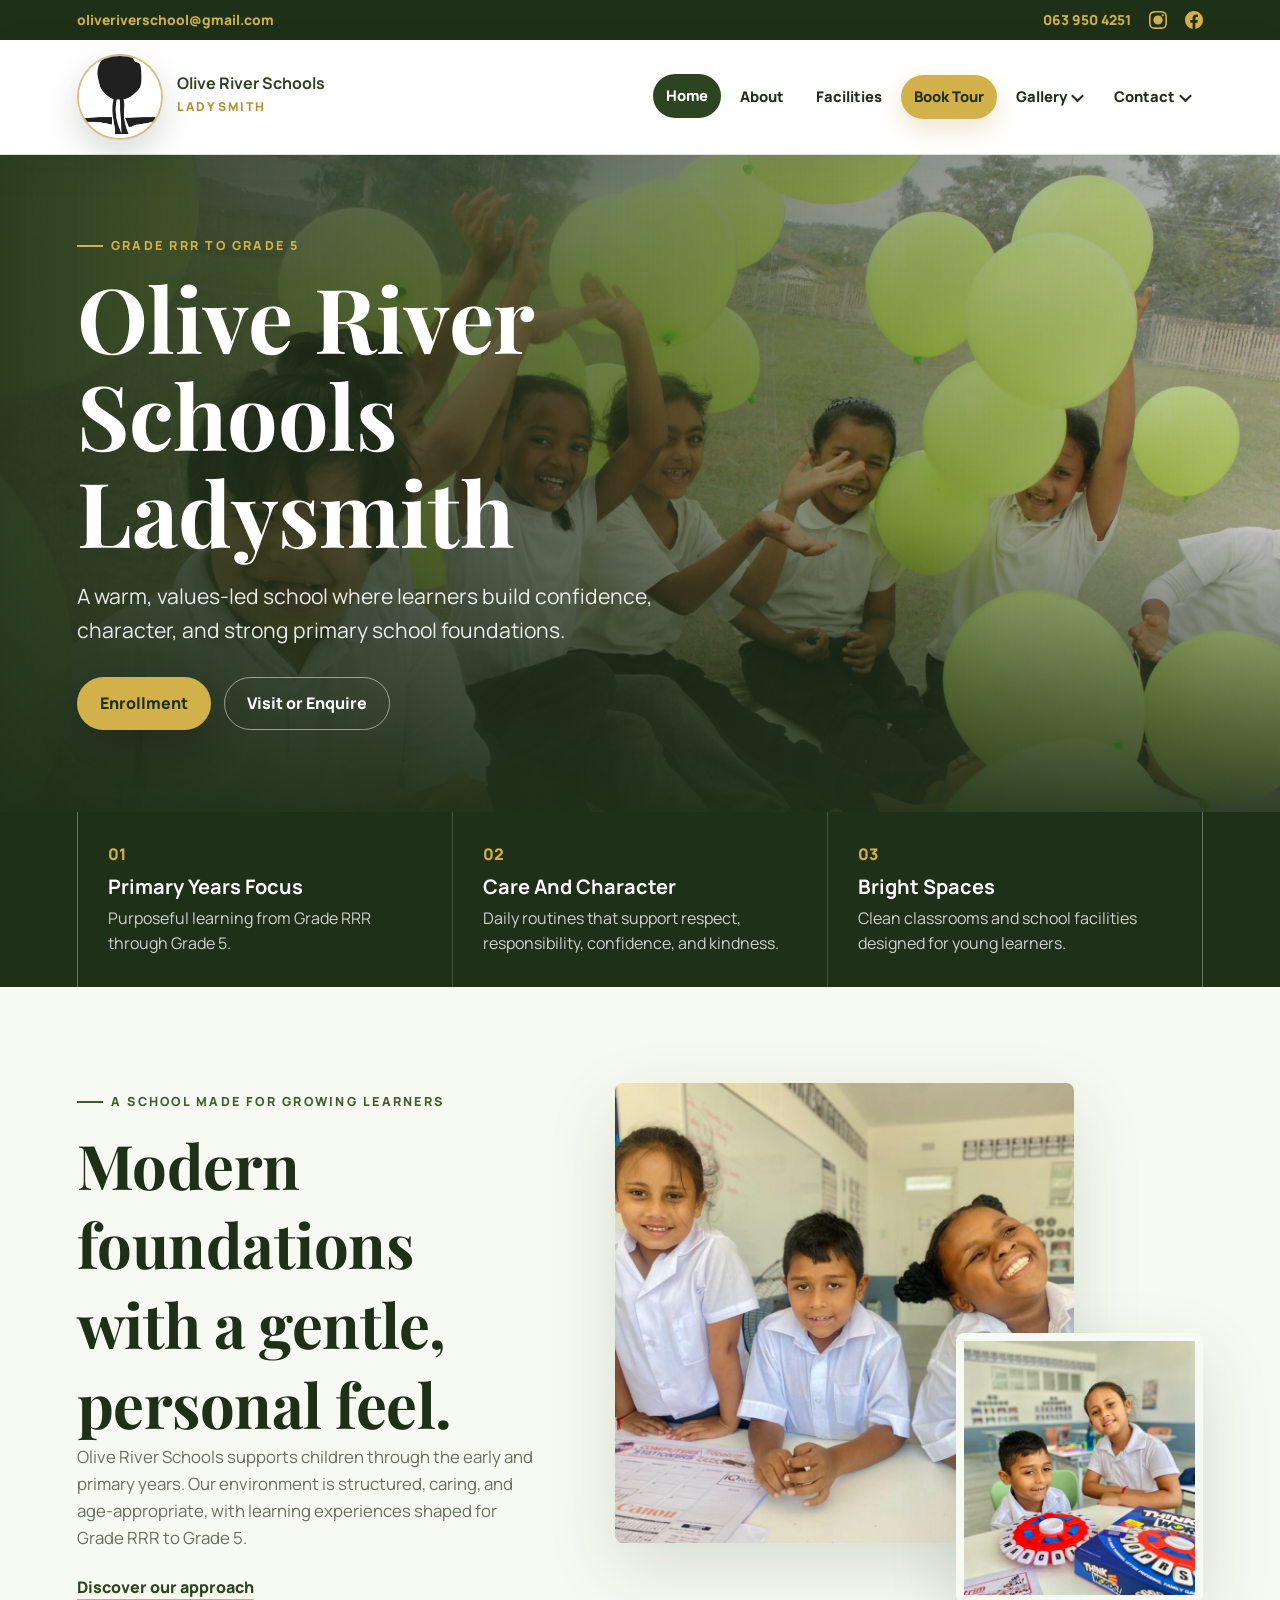
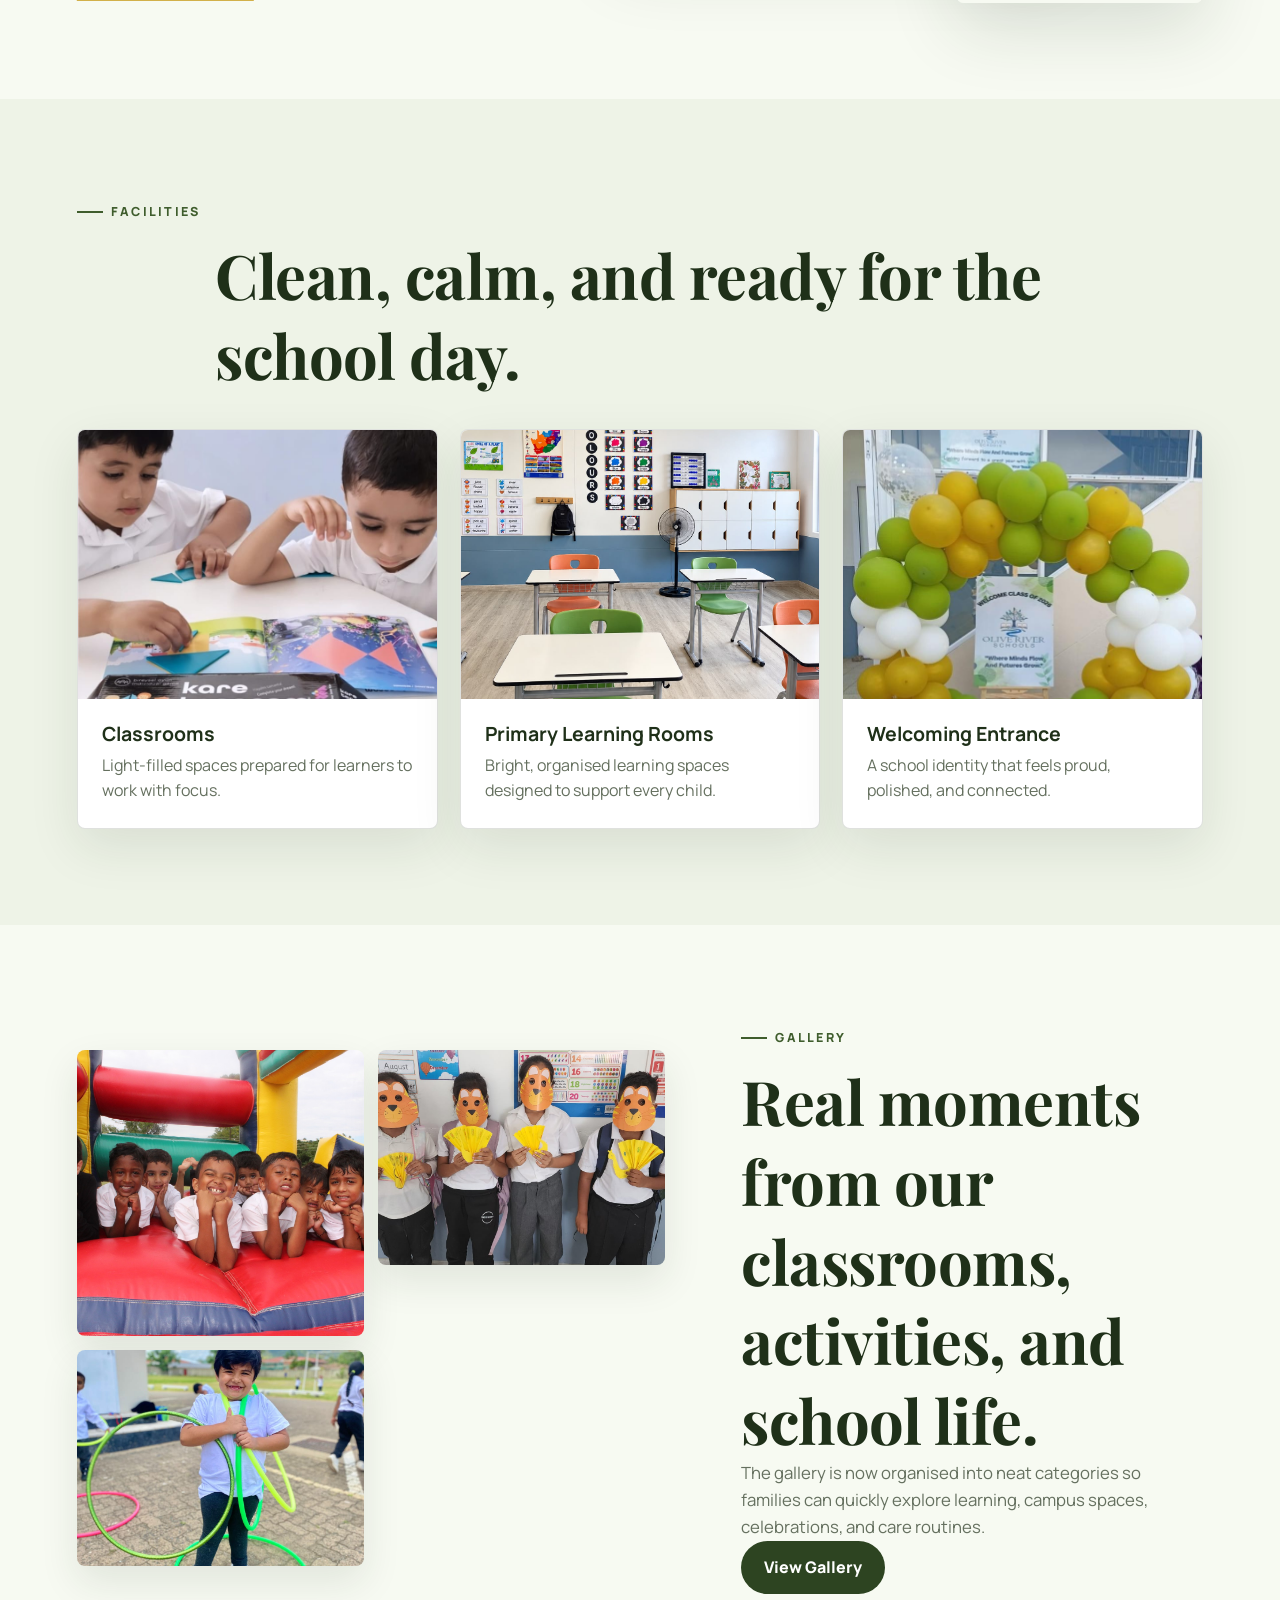
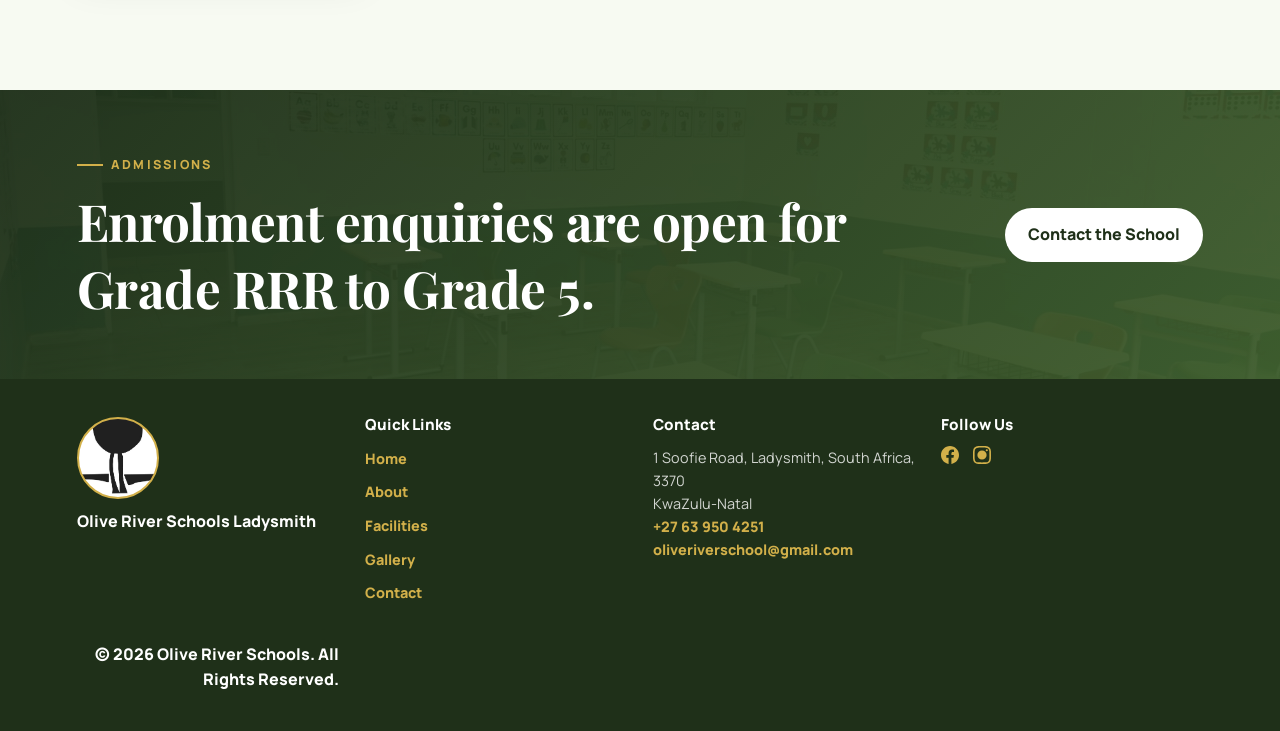
<file: index.html>
<!DOCTYPE html>
<html lang="en">
<head>
<meta charset="UTF-8">
<meta name="viewport" content="width=device-width, initial-scale=1.0">
<title>Olive River Schools Ladysmith | Grade RRR to Grade 5</title>
<meta name="description" content="Olive River Schools Ladysmith is a nurturing primary school for Grade RRR to Grade 5 learners in KwaZulu-Natal.">
<link rel="preconnect" href="https://fonts.googleapis.com">
<link rel="preconnect" href="https://fonts.gstatic.com" crossorigin>
<link href="https://fonts.googleapis.com/css2?family=Manrope:wght@400;500;600;700;800&family=Playfair+Display:wght@700&display=swap" rel="stylesheet">
<link rel="stylesheet" href="style.css">
<link rel="stylesheet" href="whatsapp-fix.css">
<link rel="icon" type="image/jpeg" href="images/New logo.jpg">
</head>
<body>
<div class="topbar">
    <p>oliveriverschool@gmail.com</p>
    <div class="topbar-right">
        <a href="tel:+27639504251">063 950 4251</a>
        <a href="https://www.instagram.com/olive_river_schools_ladysmith/" target="_blank" rel="noopener" aria-label="Follow us on Instagram" class="instagram-link">
            <svg width="18" height="18" viewBox="0 0 24 24" fill="currentColor" xmlns="http://www.w3.org/2000/svg">
                <path d="M12 2.163c3.204 0 3.584.012 4.85.07 3.252.148 4.771 1.691 4.919 4.919.058 1.265.069 1.645.069 4.849 0 3.205-.012 3.584-.069 4.849-.149 3.225-1.664 4.771-4.919 4.919-1.266.058-1.644.07-4.85.07-3.204 0-3.584-.012-4.849-.07-3.26-.149-4.771-1.699-4.919-4.92-.058-1.265-.07-1.644-.07-4.849 0-3.204.013-3.583.07-4.849.149-3.227 1.664-4.771 4.919-4.919 1.266-.057 1.645-.069 4.849-.069zm0-2.163c-3.259 0-3.667.014-4.947.072-4.358.2-6.78 2.618-6.98 6.98-.059 1.281-.073 1.689-.073 4.948 0 3.259.014 3.668.072 4.948.2 4.358 2.618 6.78 6.98 6.98 1.281.058 1.689.072 4.948.072 3.259 0 3.668-.014 4.948-.072 4.354-.2 6.782-2.618 6.979-6.98.059-1.28.073-1.689.073-4.948 0-3.259-.014-3.667-.072-4.947-.196-4.354-2.617-6.78-6.979-6.98-1.281-.059-1.69-.073-4.949-.073zM5.838 12a6.162 6.162 0 1 1 12.324 0 6.162 6.162 0 0 1-12.324 0zM12 16a4 4 0 1 1 0-8 4 4 0 0 1 0 8zm4.965-10.322a1.44 1.44 0 1 1 2.881.001 1.44 1.44 0 0 1-2.881-.001z"/>
            </svg>
        </a>
        <a href="https://www.facebook.com/profile.php/?id=61583895928333" target="_blank" rel="noopener" aria-label="Follow us on Facebook" class="facebook-link">
            <svg width="18" height="18" viewBox="0 0 24 24" fill="currentColor" xmlns="http://www.w3.org/2000/svg">
                <path d="M24 12.073c0-6.627-5.373-12-12-12s-12 5.373-12 12c0 5.99 4.388 10.954 10.125 11.854v-8.385H7.078v-3.47h3.047V9.43c0-3.007 1.792-4.669 4.533-4.669 1.312 0 2.686.235 2.686.235v2.953H15.83c-1.491 0-1.956.925-1.956 1.874v2.25h3.328l-.532 3.47h-2.796v8.385C19.612 23.027 24 18.062 24 12.073z"/>
            </svg>
        </a>
    </div>
</div>

<header class="site-header">
    <a class="brand" href="index.html" aria-label="Olive River Schools home">
        <span class="brand-mark">
            <img src="images/olive-river-logo-trimmed.jpg" alt="Olive River Schools logo">
        </span>
        <span class="brand-copy">
            <strong>Olive River Schools</strong>
            <small>Ladysmith</small>
        </span>
    </a>

    <nav class="main-nav" aria-label="Main navigation">
        <a class="active" href="index.html" aria-current="page">Home</a>
        <a href="about.html">About</a>
        <a href="facilities.html">Facilities</a>
        <a class="nav-tour" href="contact.html#book-tour">Book Tour</a>
        <div class="nav-menu">
            <a class="nav-trigger" href="gallery.html">Gallery</a>
            <div class="nav-dropdown" aria-label="Gallery options">
                <a href="gallery.html#uniform">Uniform</a>
                <a href="gallery.html#classroom">Classroom</a>
                <a href="gallery.html#projects">Projects</a>
                <a href="gallery.html#games">Games</a>
                <a href="gallery.html#celebrations">Celebrations</a>
                <a href="gallery.html#facilities">Facilities</a>
                <a href="gallery.html#values">Values</a>
            </div>
        </div>
        <div class="nav-menu">
            <a class="nav-trigger" href="contact.html">Contact</a>
            <div class="nav-dropdown" aria-label="Contact options">
                <a href="contact.html#career">Career</a>
                <a href="contact.html#enrollment">Enrollment</a>
            </div>
        </div>
    </nav>
</header>

<main>
    <section class="hero">
        <div class="hero-media">
            <img src="images/Kids8.jpeg" alt="Olive River Schools learners celebrating with balloons" fetchpriority="high">
        </div>
        <div class="hero-content">
            <p class="eyebrow">Grade RRR to Grade 5</p>
            <h1>Olive River Schools Ladysmith</h1>
            <p class="hero-lede">A warm, values-led school where learners build confidence, character, and strong primary school foundations.</p>
            <div class="hero-actions">
                <a class="btn primary" href="contact.html#enrollment">Enrollment</a>
                <a class="btn ghost" href="contact.html">Visit or Enquire</a>
            </div>
        </div>
    </section>

    <section class="intro-band">
        <div class="intro-grid">
            <article>
                <span>01</span>
                <h2>Primary Years Focus</h2>
                <p>Purposeful learning from Grade RRR through Grade 5.</p>
            </article>
            <article>
                <span>02</span>
                <h2>Care And Character</h2>
                <p>Daily routines that support respect, responsibility, confidence, and kindness.</p>
            </article>
            <article>
                <span>03</span>
                <h2>Bright Spaces</h2>
                <p>Clean classrooms and school facilities designed for young learners.</p>
            </article>
        </div>
    </section>

    <section class="section split">
        <div class="section-copy">
            <p class="eyebrow dark">A school made for growing learners</p>
            <h2>Modern foundations with a gentle, personal feel.</h2>
            <p>Olive River Schools supports children through the early and primary years. Our environment is structured, caring, and age-appropriate, with learning experiences shaped for Grade RRR to Grade 5.</p>
            <a class="text-link" href="about.html">Discover our approach</a>
        </div>
        <div class="image-stack">
            <img class="image-large" src="images/Kids3.jpeg" alt="Neatly dressed Olive River Schools learners smiling in a clean classroom">
            <img class="image-small" src="images/Kids16.jpeg" alt="Learners smiling at a classroom desk">
        </div>
    </section>

    <section class="section muted">
        <div class="section-heading">
            <p class="eyebrow dark">Facilities</p>
            <h2>Clean, calm, and ready for the school day.</h2>
        </div>
        <div class="feature-grid">
            <a class="feature-card" href="facilities.html">
                <img src="images/New classroom.jpg" alt="Olive River Schools classroom with desks">
                <div>
                    <h3>Classrooms</h3>
                    <p>Light-filled spaces prepared for learners to work with focus.</p>
                </div>
            </a>
            <a class="feature-card" href="facilities.html">
                <img src="images/New classroom 2.jpg" alt="Bright, organised classroom at Olive River Schools">
                <div>
                    <h3>Primary Learning Rooms</h3>
                    <p>Bright, organised learning spaces designed to support every child.</p>
                </div>
            </a>
            <a class="feature-card" href="facilities.html">
                <img src="images/School4.jpeg" alt="Olive River Schools entrance with green and gold balloons">
                <div>
                    <h3>Welcoming Entrance</h3>
                    <p>A school identity that feels proud, polished, and connected.</p>
                </div>
            </a>
        </div>
    </section>

    <section class="section split reverse">
        <div class="section-copy">
            <p class="eyebrow dark">Gallery</p>
            <h2>Real moments from our classrooms, activities, and school life.</h2>
            <p>The gallery is now organised into neat categories so families can quickly explore learning, campus spaces, celebrations, and care routines.</p>
            <a class="btn secondary" href="gallery.html">View Gallery</a>
        </div>
        <div class="mosaic">
            <img src="images/Kids7.jpeg" alt="Learners enjoying an activity">
            <img src="images/Kids5.jpeg" alt="Learners holding craft work">
            <img src="images/Kids11.jpeg" alt="Learner playing with hoops outdoors">
        </div>
    </section>

    <section class="cta-band">
        <div>
            <p class="eyebrow">Admissions</p>
            <h2>Enrolment enquiries are open for Grade RRR to Grade 5.</h2>
        </div>
        <a class="btn light" href="contact.html">Contact the School</a>
    </section>
</main>

<footer class="site-footer">
    <div class="footer-content">
        <div class="footer-brand">
            <img src="images/olive-river-logo-trimmed.jpg" alt="Olive River Schools logo">
            <p>Olive River Schools Ladysmith</p>
        </div>
        
        <div class="footer-links">
            <h3>Quick Links</h3>
            <ul>
                <li><a href="index.html">Home</a></li>
                <li><a href="about.html">About</a></li>
                <li><a href="facilities.html">Facilities</a></li>
                <li><a href="gallery.html">Gallery</a></li>
                <li><a href="contact.html">Contact</a></li>
            </ul>
        </div>
        
        <address>
            <h3>Contact</h3>
            1 Soofie Road, Ladysmith, South Africa, 3370<br>
            KwaZulu-Natal<br>
            <a href="tel:+27639504251">+27 63 950 4251</a><br>
            <a href="mailto:oliveriverschool@gmail.com">oliveriverschool@gmail.com</a>
        </address>
        
        <div class="footer-socials">
            <h3>Follow Us</h3>
            <div class="social-icons">
                 <a href="https://www.facebook.com/profile.php/?id=61583895928333" target="_blank" rel="noopener" aria-label="Follow us on Facebook" class="facebook-link">
            <svg width="18" height="18" viewBox="0 0 24 24" fill="currentColor" xmlns="http://www.w3.org/2000/svg">
                <path d="M24 12.073c0-6.627-5.373-12-12-12s-12 5.373-12 12c0 5.99 4.388 10.954 10.125 11.854v-8.385H7.078v-3.47h3.047V9.43c0-3.007 1.792-4.669 4.533-4.669 1.312 0 2.686.235 2.686.235v2.953H15.83c-1.491 0-1.956.925-1.956 1.874v2.25h3.328l-.532 3.47h-2.796v8.385C19.612 23.027 24 18.062 24 12.073z"/>
                    </svg>
                </a>
                <a href="https://www.instagram.com/olive_river_schools_ladysmith/" target="_blank" rel="noopener" aria-label="Follow us on Instagram" class="instagram-link">
            <svg width="18" height="18" viewBox="0 0 24 24" fill="currentColor" xmlns="http://www.w3.org/2000/svg">
                <path d="M12 2.163c3.204 0 3.584.012 4.85.07 3.252.148 4.771 1.691 4.919 4.919.058 1.265.069 1.645.069 4.849 0 3.205-.012 3.584-.069 4.849-.149 3.225-1.664 4.771-4.919 4.919-1.266.058-1.644.07-4.85.07-3.204 0-3.584-.012-4.849-.07-3.26-.149-4.771-1.699-4.919-4.92-.058-1.265-.07-1.644-.07-4.849 0-3.204.013-3.583.07-4.849.149-3.227 1.664-4.771 4.919-4.919 1.266-.057 1.645-.069 4.849-.069zm0-2.163c-3.259 0-3.667.014-4.947.072-4.358.2-6.78 2.618-6.98 6.98-.059 1.281-.073 1.689-.073 4.948 0 3.259.014 3.668.072 4.948.2 4.358 2.618 6.78 6.98 6.98 1.281.058 1.689.072 4.948.072 3.259 0 3.668-.014 4.948-.072 4.354-.2 6.782-2.618 6.979-6.98.059-1.28.073-1.689.073-4.948 0-3.259-.014-3.667-.072-4.947-.196-4.354-2.617-6.78-6.979-6.98-1.281-.059-1.69-.073-4.949-.073zM5.838 12a6.162 6.162 0 1 1 12.324 0 6.162 6.162 0 0 1-12.324 0zM12 16a4 4 0 1 1 0-8 4 4 0 0 1 0 8zm4.965-10.322a1.44 1.44 0 1 1 2.881.001 1.44 1.44 0 0 1-2.881-.001z"/>
            </svg>
                </a>
        </div>
    </div>
    </div>
    <p class="copyright">&copy; 2026 Olive River Schools. All Rights Reserved.</p>
</footer>

</body>
</html>
</file>
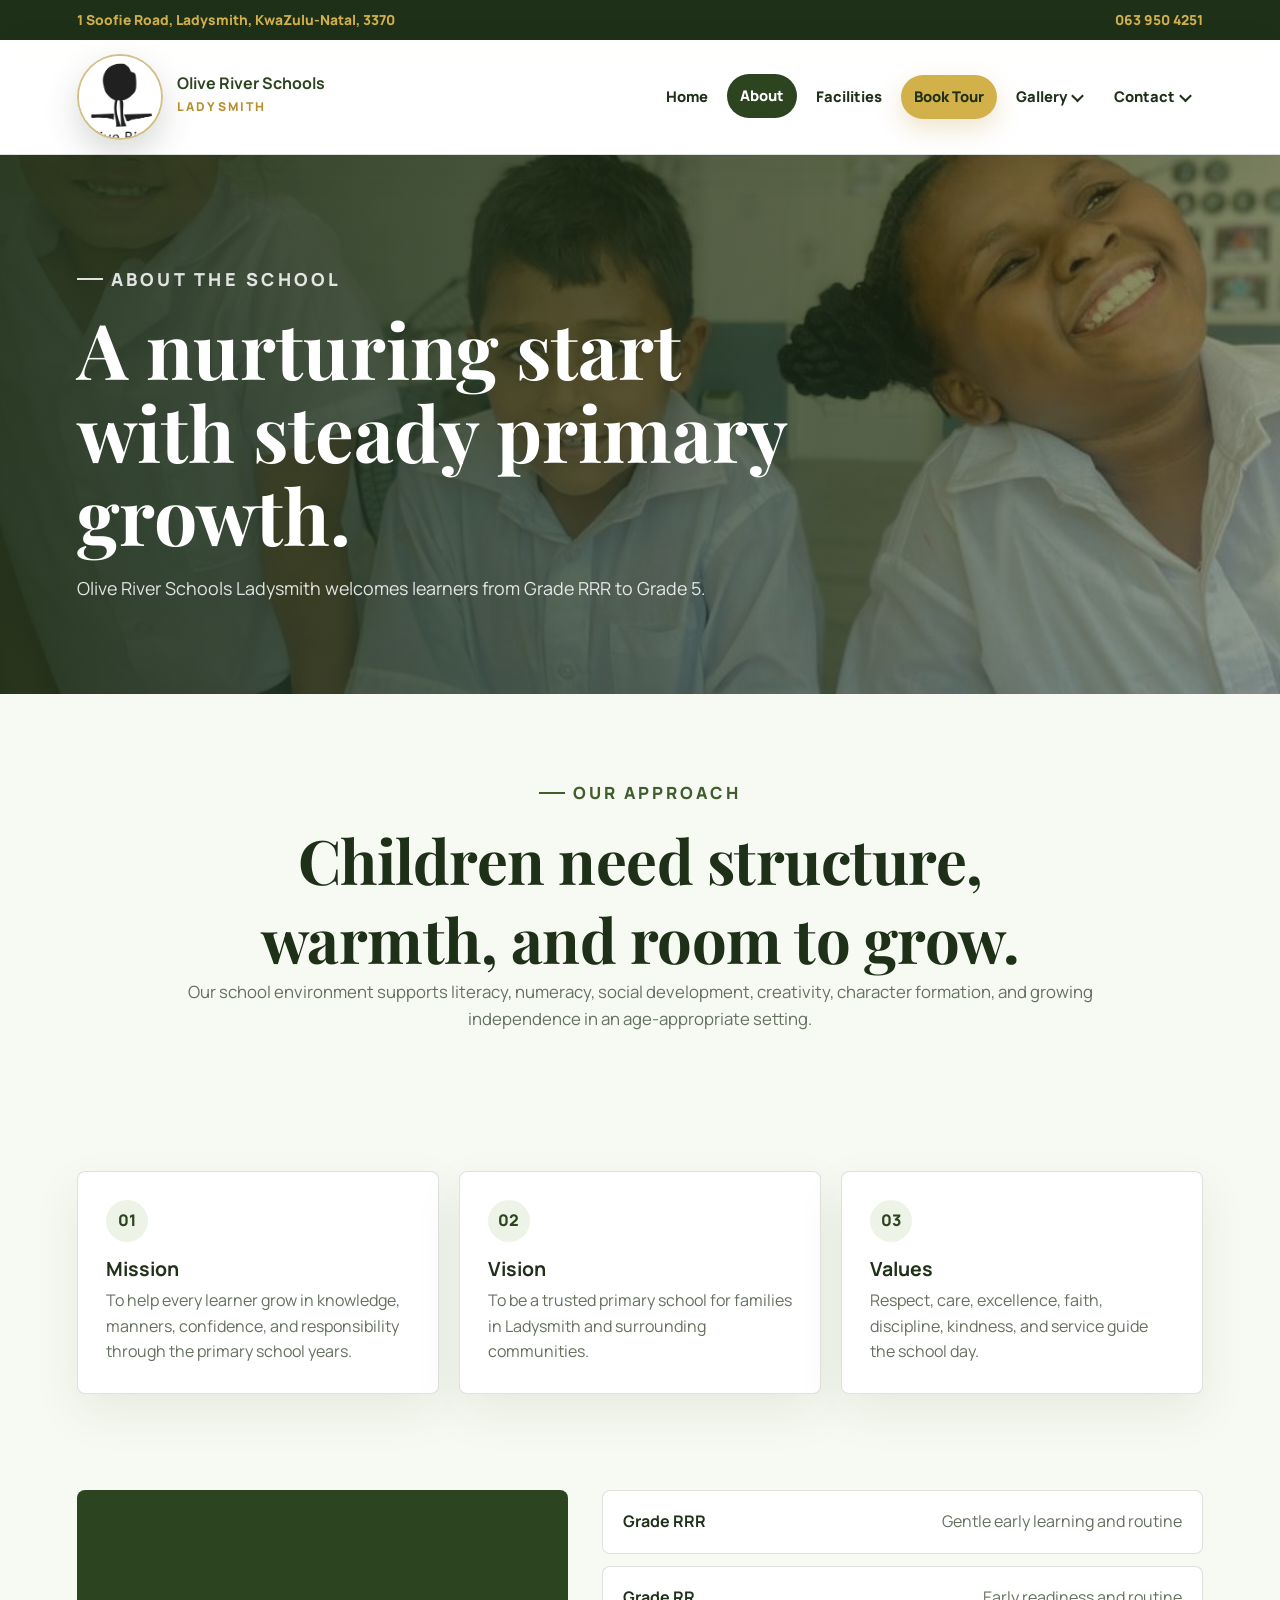
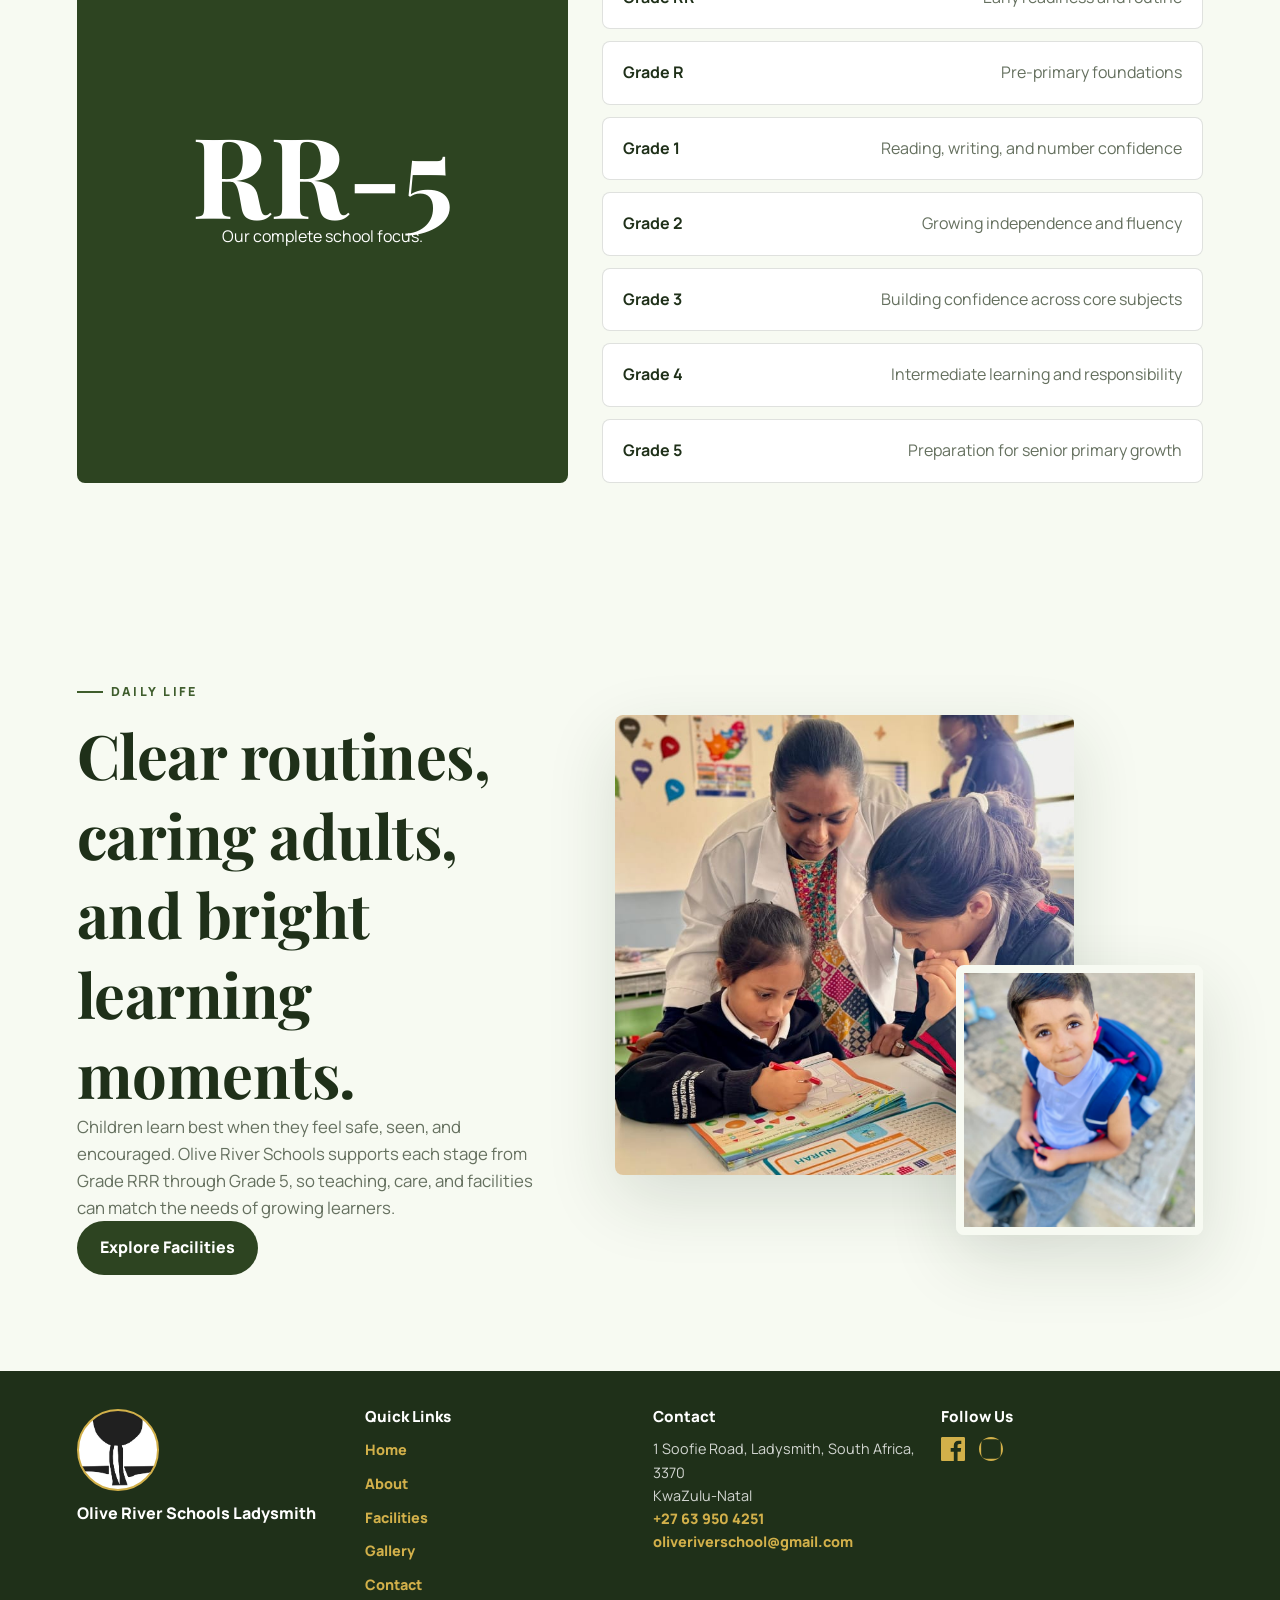
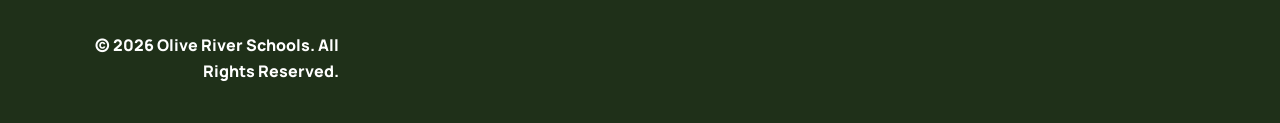
<file: about.html>
<!DOCTYPE html>
<html lang="en">
<head>
<meta charset="UTF-8">
<meta name="viewport" content="width=device-width, initial-scale=1.0">
<title>About | Olive River Schools Ladysmith</title>
<meta name="description" content="Learn about Olive River Schools Ladysmith, a Grade RRR to Grade 5 school in KwaZulu-Natal.">
<link rel="preconnect" href="https://fonts.googleapis.com">
<link rel="preconnect" href="https://fonts.gstatic.com" crossorigin>
<link href="https://fonts.googleapis.com/css2?family=Manrope:wght@400;500;600;700;800&family=Playfair+Display:wght@700&display=swap" rel="stylesheet">
<link rel="stylesheet" href="style.css">
<link rel="icon" type="image/jpeg" href="images/New logo.jpg">
</head>
<body>
<div class="topbar">
    <p>1 Soofie Road, Ladysmith, KwaZulu-Natal, 3370</p>
    <a href="tel:+27639504251">063 950 4251</a>
</div>

<header class="site-header">
    <a class="brand" href="index.html" aria-label="Olive River Schools home">
    <span class="brand-mark"><img src="images/New logo.jpg" alt="Olive River Schools logo"></span>
        <span class="brand-copy"><strong>Olive River Schools</strong><small>Ladysmith</small></span>
    </a>
    <nav class="main-nav" aria-label="Main navigation">
        <a href="index.html">Home</a>
        <a class="active" href="about.html" aria-current="page">About</a>
        <a href="facilities.html">Facilities</a>
        <a class="nav-tour" href="contact.html#book-tour">Book Tour</a>
        <div class="nav-menu">
            <a class="nav-trigger" href="gallery.html">Gallery</a>
            <div class="nav-dropdown" aria-label="Gallery options">
                <a href="gallery.html#uniform">Uniform</a>
                <a href="gallery.html#classroom">Classroom</a>
                <a href="gallery.html#projects">Projects</a>
                <a href="gallery.html#games">Games</a>
                <a href="gallery.html#celebrations">Celebrations</a>
                <a href="gallery.html#facilities">Facilities</a>
                <a href="gallery.html#values">Values</a>
            </div>
        </div>
        <div class="nav-menu">
            <a class="nav-trigger" href="contact.html">Contact</a>
            <div class="nav-dropdown" aria-label="Contact options">
                <a href="contact.html#career">Career</a>
                <a href="contact.html#enrollment">Enrollment</a>
            </div>
        </div>
    </nav>
</header>

<main>
    <section class="page-hero">
        <img src="images/Kids3.jpeg" alt="Olive River Schools learners smiling in class">
        <div class="page-hero-content">
            <p class="eyebrow">About the school</p>
            <h1>A nurturing start with steady primary growth.</h1>
<p>Olive River Schools Ladysmith welcomes learners from Grade RRR to Grade 5.</p>
        </div>
    </section>

    <section class="page-intro">
        <p class="eyebrow dark">Our approach</p>
        <h1>Children need structure, warmth, and room to grow.</h1>
        <p>Our school environment supports literacy, numeracy, social development, creativity, character formation, and growing independence in an age-appropriate setting.</p>
    </section>

    <section class="section">
        <div class="values-grid">
            <article class="value-card">
                <span>01</span>
                <h3>Mission</h3>
                <p>To help every learner grow in knowledge, manners, confidence, and responsibility through the primary school years.</p>
            </article>
            <article class="value-card">
                <span>02</span>
                <h3>Vision</h3>
                <p>To be a trusted primary school for families in Ladysmith and surrounding communities.</p>
            </article>
            <article class="value-card">
                <span>03</span>
                <h3>Values</h3>
                <p>Respect, care, excellence, faith, discipline, kindness, and service guide the school day.</p>
            </article>
        </div>
    </section>

    <section class="grade-band">
        <div class="grade-card">
            <div>
                <strong>RR-5</strong>
                <p>Our complete school focus.</p>
            </div>
        </div>
        <ul class="grade-list" aria-label="Grades offered">
                <li><strong>Grade RRR</strong><span>Gentle early learning and routine</span></li>
                <li><strong>Grade RR</strong><span>Early readiness and routine</span></li>
            <li><strong>Grade R</strong><span>Pre-primary foundations</span></li>
            <li><strong>Grade 1</strong><span>Reading, writing, and number confidence</span></li>
            <li><strong>Grade 2</strong><span>Growing independence and fluency</span></li>
            <li><strong>Grade 3</strong><span>Building confidence across core subjects</span></li>
            <li><strong>Grade 4</strong><span>Intermediate learning and responsibility</span></li>
            <li><strong>Grade 5</strong><span>Preparation for senior primary growth</span></li>
        </ul>
    </section>

    <section class="section split">
        <div class="section-copy">
            <p class="eyebrow dark">Daily life</p>
            <h2>Clear routines, caring adults, and bright learning moments.</h2>
<p>Children learn best when they feel safe, seen, and encouraged. Olive River Schools supports each stage from Grade RRR through Grade 5, so teaching, care, and facilities can match the needs of growing learners.</p>
            <a class="btn secondary" href="facilities.html">Explore Facilities</a>
        </div>
        <div class="image-stack">
            <img class="image-large" src="images/Kids2.jpeg" alt="Teacher supporting learners during an activity">
            <img class="image-small" src="images/Kids17.jpeg" alt="Young learner smiling outside">
        </div>
    </section>
</main>

<footer class="site-footer">
    <div class="footer-content">
        <div class="footer-brand">
<img src="images/New logo.jpg" alt="Olive River Schools logo">
            <p>Olive River Schools Ladysmith</p>
        </div>
        
        <div class="footer-links">
            <h3>Quick Links</h3>
            <ul>
                <li><a href="index.html">Home</a></li>
                <li><a href="about.html">About</a></li>
                <li><a href="facilities.html">Facilities</a></li>
                <li><a href="gallery.html">Gallery</a></li>
                <li><a href="contact.html">Contact</a></li>
            </ul>
        </div>
        
        <address>
            <h3>Contact</h3>
            1 Soofie Road, Ladysmith, South Africa, 3370<br>
            KwaZulu-Natal<br>
            <a href="tel:+27639504251">+27 63 950 4251</a><br>
            <a href="mailto:oliveriverschool@gmail.com">oliveriverschool@gmail.com</a>
        </address>
        
        <div class="footer-socials">
            <h3>Follow Us</h3>
            <div class="social-icons">
                <a href="https://www.facebook.com/olive_river_schools_ladysmith" target="_blank" rel="noopener" aria-label="Follow us on Facebook">
                    <svg width="24" height="24" viewBox="0 0 24 24" fill="currentColor" xmlns="http://www.w3.org/2000/svg">
                        <path d="M22.675 0h-21.35C.597 0 0 .593 0 1.326v21.348C0 23.406.597 24 1.325 24h11.495v-9.294H9.692V11.01h3.128V8.413c0-3.1 1.893-4.788 4.659-4.788 1.325 0 2.463.099 2.794.143v3.24l-1.918.001c-1.504 0-1.794.716-1.794 1.765v2.315h3.587l-.467 3.696h-3.12V24h6.116C23.403 24 24 23.406 24 22.674V1.326C24 .593 23.403 0 22.675 0z"/>
                    </svg>
                </a>
                <a href="https://www.instagram.com/olive_river_schools_ladysmith/" target="_blank" rel="noopener" aria-label="Follow us on Instagram">
                    <svg width="24" height="24" viewBox="0 0 24 24" fill="currentColor" xmlns="http://www.w3.org/2000/svg">
                        <path d="M12 2.163c3.204 0 3.584.012 4.85.07 3.252.148 4.771 1.691 4.919 4.919.058 1.265.069 1.645.069 4.849 0 3.205-.012 3.584-.069 4.849-.149 3.225-1.664 4.771-4.919 4.919-1.266.058-1.644.07-4.85.07-3.204 0-3.584-.012-4.849-.07-3.26-.149-4.771-1.699-4.919-4.92-.058-1.265-.07-1.644-.07-4.849 0-3.204.013-3.583.07-4.849.149-3.227 1.664-4.771 4.919-4.919 1.266-.057 1.645-.069 4.849-.069zM12 0C5.373 0 0 5.373 0 12s5.373 12 12 12 12-5.373 12-12S18.627 0 12 0z"/>
                    </svg>
                </a>
            </div>
        </div>
    </div>
    <p class="copyright">&copy; 2026 Olive River Schools. All Rights Reserved.</p>
</footer>
</body>
</html>
</file>
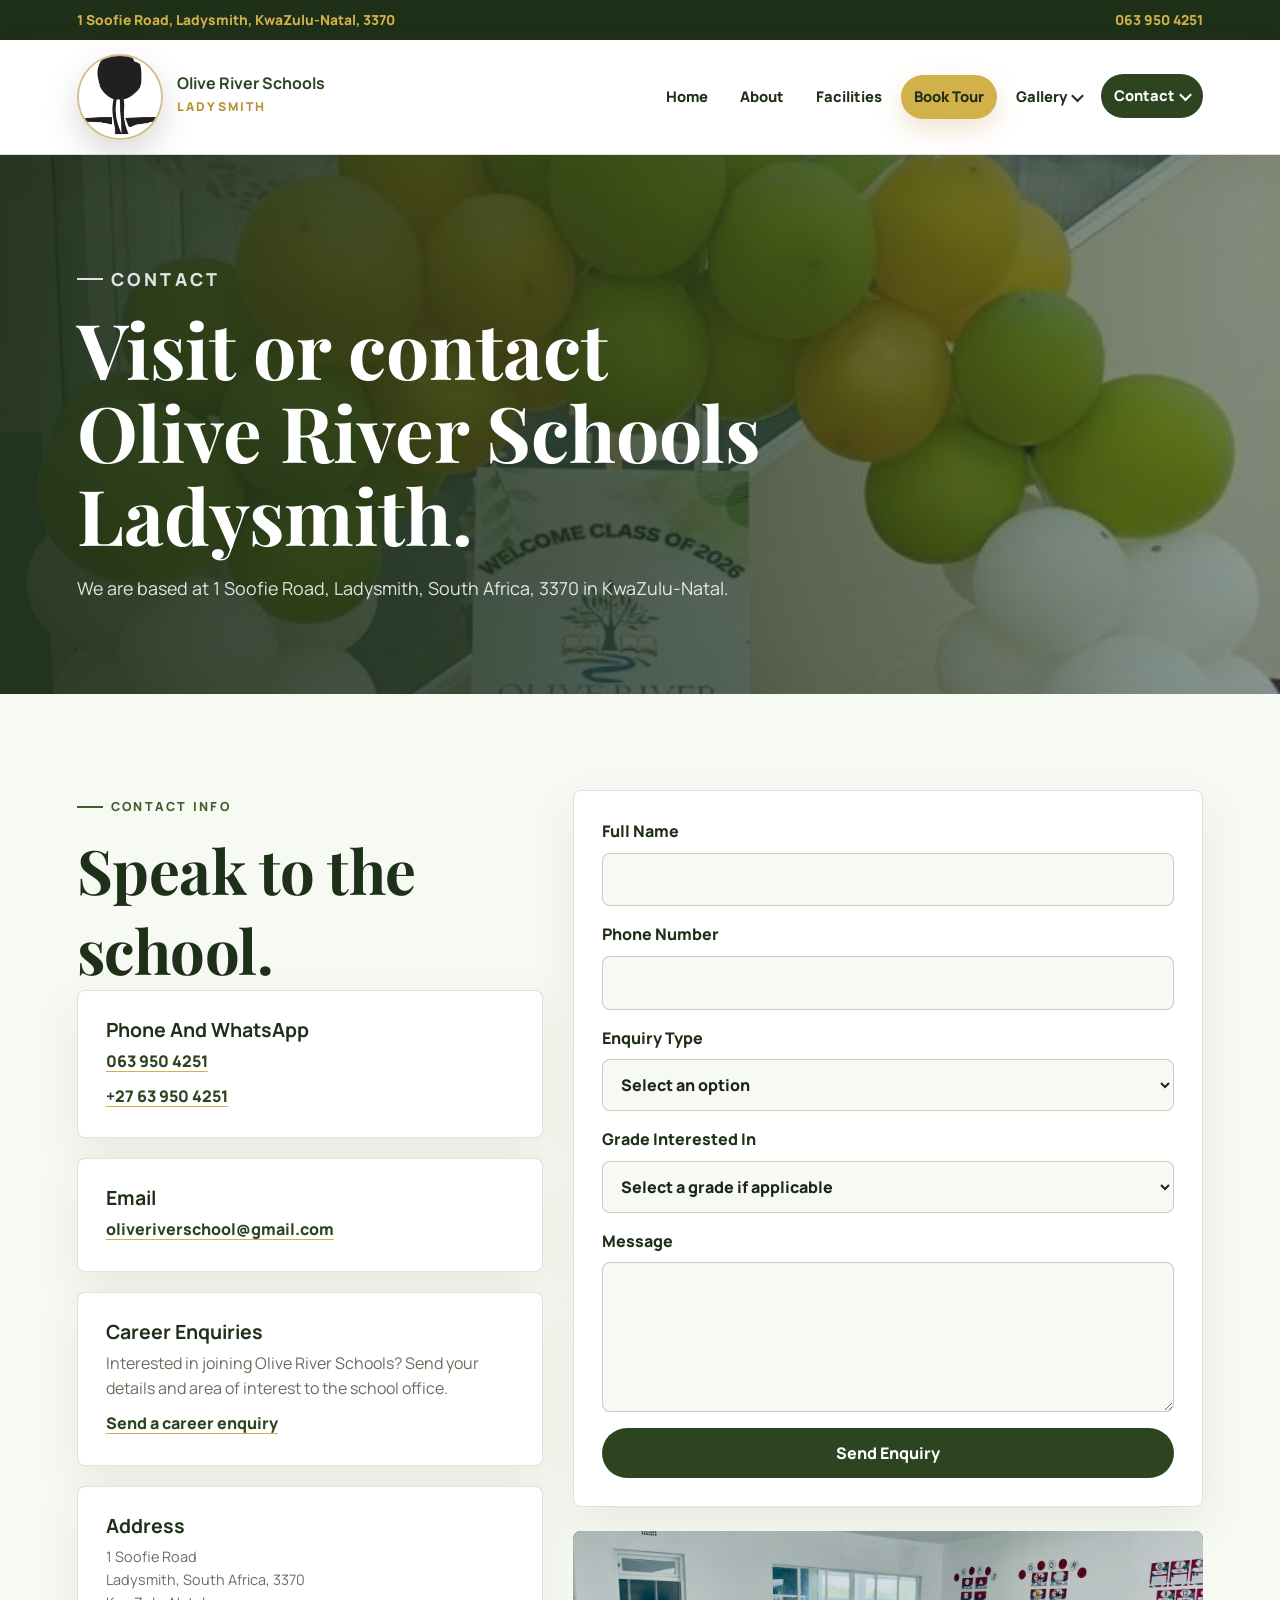
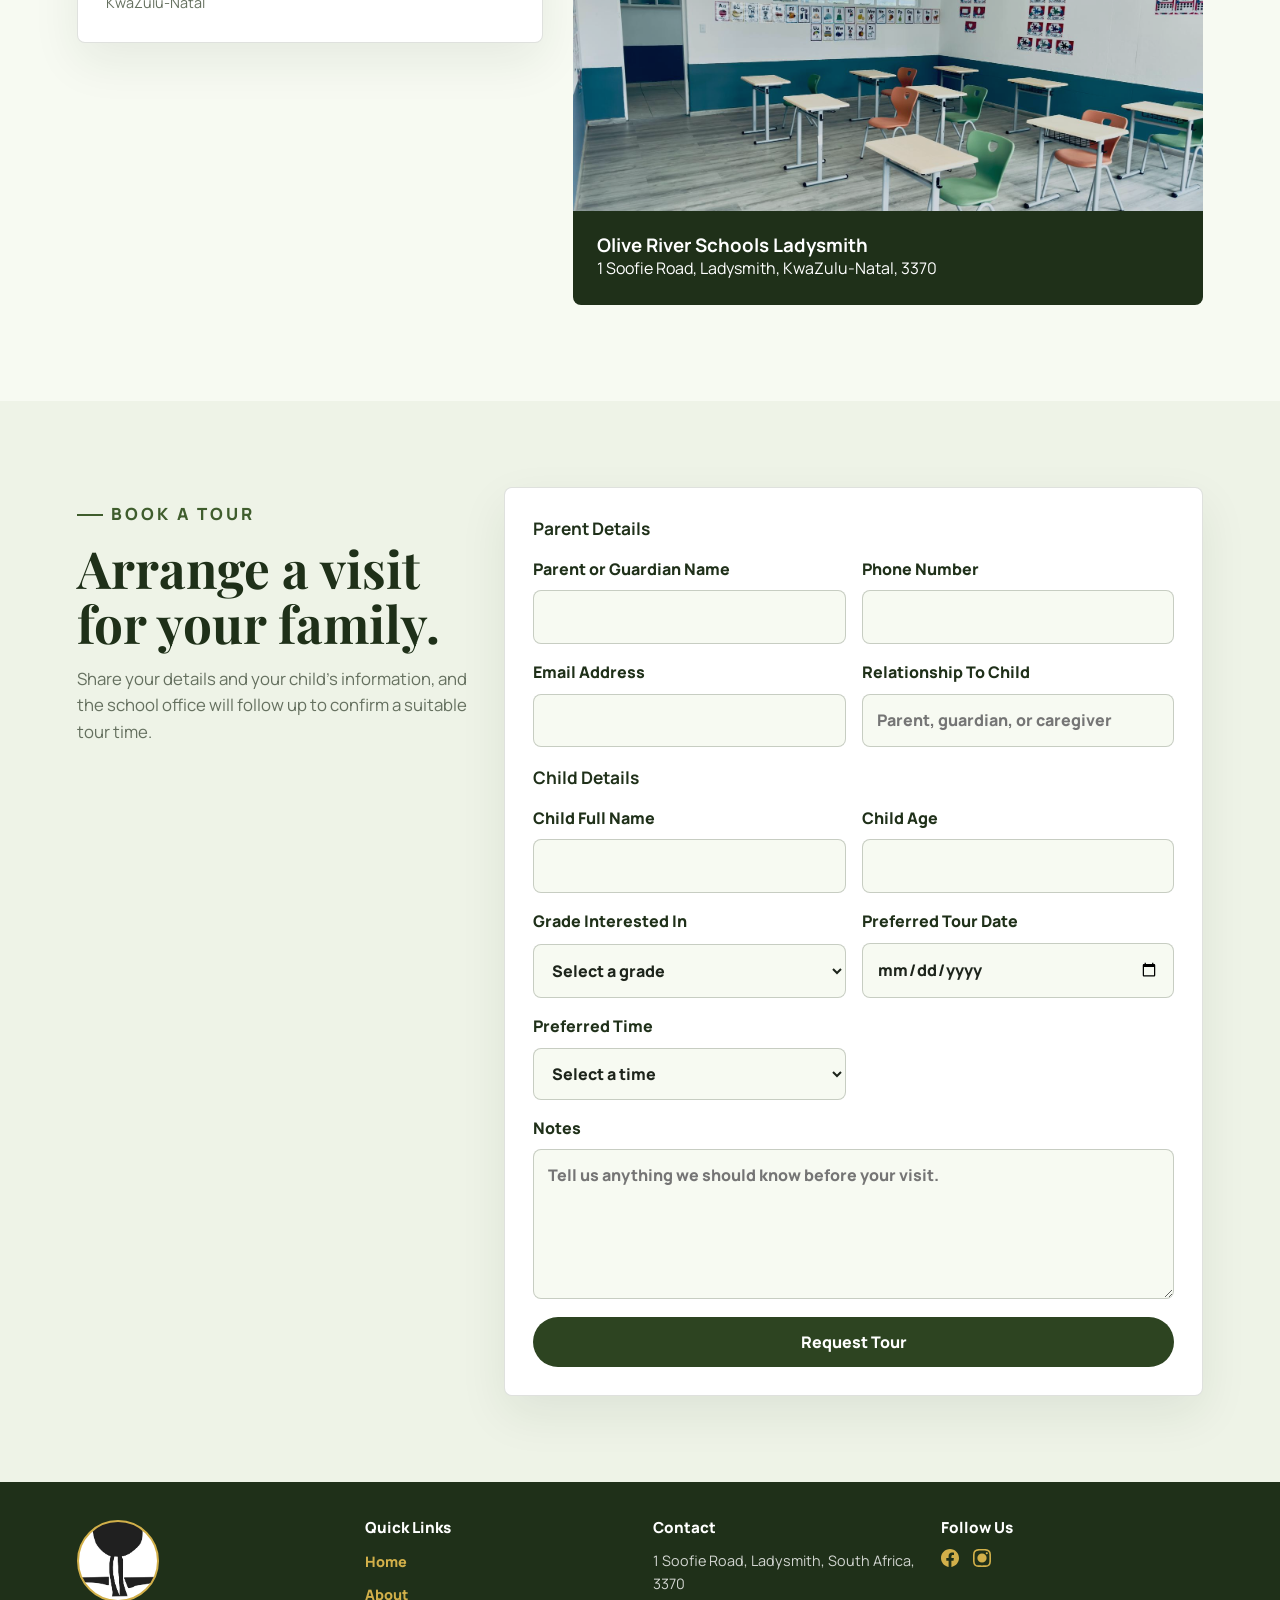
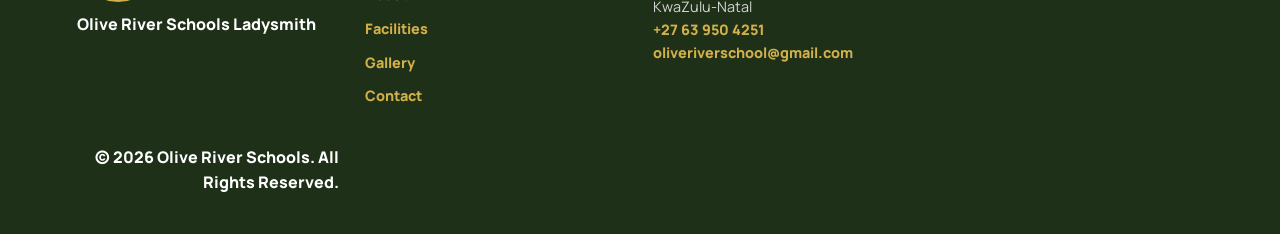
<file: contact.html>
<!DOCTYPE html>
<html lang="en">
<head>
<meta charset="UTF-8">
<meta name="viewport" content="width=device-width, initial-scale=1.0">
<title>Contact | Olive River Schools Ladysmith</title>
<meta name="description" content="Contact Olive River Schools Ladysmith at 1 Soofie Road, Ladysmith, KwaZulu-Natal.">
<link rel="preconnect" href="https://fonts.googleapis.com">
<link rel="preconnect" href="https://fonts.gstatic.com" crossorigin>
<link href="https://fonts.googleapis.com/css2?family=Manrope:wght@400;500;600;700;800&family=Playfair+Display:wght@700&display=swap" rel="stylesheet">
<link rel="stylesheet" href="style.css">
<link rel="icon" type="image/jpeg" href="images/New logo.jpg">
</head>
<body>
<div class="topbar">
    <p>1 Soofie Road, Ladysmith, KwaZulu-Natal, 3370</p>
    <a href="tel:+27639504251">063 950 4251</a>
</div>

<header class="site-header">
    <a class="brand" href="index.html" aria-label="Olive River Schools home">
    <span class="brand-mark"><img src="images/olive-river-logo-trimmed.jpg" alt="Olive River Schools logo"></span>
        <span class="brand-copy"><strong>Olive River Schools</strong><small>Ladysmith</small></span>
    </a>
    <nav class="main-nav" aria-label="Main navigation">
        <a href="index.html">Home</a>
        <a href="about.html">About</a>
        <a href="facilities.html">Facilities</a>
        <a class="nav-tour" href="contact.html#book-tour">Book Tour</a>
        <div class="nav-menu">
            <a class="nav-trigger" href="gallery.html">Gallery</a>
            <div class="nav-dropdown" aria-label="Gallery options">
                <a href="gallery.html#uniform">Uniform</a>
                <a href="gallery.html#classroom">Classroom</a>
                <a href="gallery.html#projects">Projects</a>
                <a href="gallery.html#games">Games</a>
                <a href="gallery.html#celebrations">Celebrations</a>
                <a href="gallery.html#facilities">Facilities</a>
                <a href="gallery.html#values">Values</a>
            </div>
        </div>
        <div class="nav-menu">
            <a class="active nav-trigger" href="contact.html" aria-current="page">Contact</a>
            <div class="nav-dropdown" aria-label="Contact options">
                <a href="contact.html#career">Career</a>
                <a href="contact.html#enrollment">Enrollment</a>
            </div>
        </div>
    </nav>
</header>

<main>
    <section class="page-hero">
        <img src="images/School4.jpeg" alt="Olive River Schools entrance">
        <div class="page-hero-content">
            <p class="eyebrow">Contact</p>
            <h1>Visit or contact Olive River Schools Ladysmith.</h1>
            <p>We are based at 1 Soofie Road, Ladysmith, South Africa, 3370 in KwaZulu-Natal.</p>
        </div>
    </section>

    <section class="section contact-layout">
        <div>
            <p class="eyebrow dark">Contact info</p>
            <h2>Speak to the school.</h2>
            <div class="contact-grid">
                <article class="contact-card">
                    <h3>Phone And WhatsApp</h3>
                    <p><a href="tel:+27639504251">063 950 4251</a></p>
                    <p><a href="tel:+27639504251">+27 63 950 4251</a></p>
                </article>
                <article class="contact-card">
                    <h3>Email</h3>
                    <p><a href="mailto:oliveriverschool@gmail.com">oliveriverschool@gmail.com</a></p>
                </article>
                <article class="contact-card" id="career">
                    <h3>Career Enquiries</h3>
                    <p>Interested in joining Olive River Schools? Send your details and area of interest to the school office.</p>
                    <p><a href="mailto:oliveriverschool@gmail.com?subject=Career%20Enquiry">Send a career enquiry</a></p>
                </article>
                <article class="contact-card">
                    <h3>Address</h3>
                    <address>1 Soofie Road<br>Ladysmith, South Africa, 3370<br>KwaZulu-Natal</address>
                </article>
            </div>
        </div>

        <div>
            <form class="contact-form" id="enrollment" action="mailto:oliveriverschool@gmail.com" method="post" enctype="text/plain">
                <label>
                    Full Name
                    <input type="text" name="Full name" autocomplete="name" required>
                </label>
                <label>
                    Phone Number
                    <input type="tel" name="Phone number" autocomplete="tel" required>
                </label>
                <label>
                    Enquiry Type
                    <select name="Enquiry type" required>
                        <option value="">Select an option</option>
                        <option>Enrollment</option>
                        <option>Career</option>
                        <option>General enquiry</option>
                    </select>
                </label>
                <label>
                    Grade Interested In
                    <select name="Grade interested in">
                        <option value="">Select a grade if applicable</option>
                        <option>Not applicable</option>
<option>Grade RRR</option>
<option>Grade RR</option>
                        <option>Grade R</option>
                        <option>Grade 1</option>
                        <option>Grade 2</option>
                        <option>Grade 3</option>
                        <option>Grade 4</option>
                        <option>Grade 5</option>
                    </select>
                </label>
                <label>
                    Message
                    <textarea name="Message" required></textarea>
                </label>
                <button type="submit">Send Enquiry</button>
            </form>
            <div class="map-card">
                <img src="images/School1.jpeg" alt="Olive River Schools classroom">
                <div>
                    <h3>Olive River Schools Ladysmith</h3>
                    <p>1 Soofie Road, Ladysmith, KwaZulu-Natal, 3370</p>
                </div>
            </div>
        </div>
    </section>

    <section class="tour-section" id="book-tour">
        <div class="tour-inner">
            <div class="tour-copy">
                <p class="eyebrow dark">Book a tour</p>
                <h2>Arrange a visit for your family.</h2>
                <p>Share your details and your child's information, and the school office will follow up to confirm a suitable tour time.</p>
            </div>
            <form class="tour-form" action="mailto:oliveriverschool@gmail.com?subject=Book%20A%20Tour" method="post" enctype="text/plain">
                <h3 class="form-section-title">Parent Details</h3>
                <div class="form-grid">
                    <label>
                        Parent or Guardian Name
                        <input type="text" name="Parent or guardian name" autocomplete="name" required>
                    </label>
                    <label>
                        Phone Number
                        <input type="tel" name="Parent phone number" autocomplete="tel" required>
                    </label>
                    <label>
                        Email Address
                        <input type="email" name="Parent email address" autocomplete="email" required>
                    </label>
                    <label>
                        Relationship To Child
                        <input type="text" name="Relationship to child" placeholder="Parent, guardian, or caregiver">
                    </label>
                </div>

                <h3 class="form-section-title">Child Details</h3>
                <div class="form-grid">
                    <label>
                        Child Full Name
                        <input type="text" name="Child full name" required>
                    </label>
                    <label>
                        Child Age
                        <input type="number" name="Child age" min="3" max="12" required>
                    </label>
                    <label>
                        Grade Interested In
                        <select name="Tour grade interested in" required>
                            <option value="">Select a grade</option>
<option>Grade RRR</option>
<option>Grade RR</option>
                            <option>Grade R</option>
                            <option>Grade 1</option>
                            <option>Grade 2</option>
                            <option>Grade 3</option>
                            <option>Grade 4</option>
                            <option>Grade 5</option>
                        </select>
                    </label>
                    <label>
                        Preferred Tour Date
                        <input type="date" name="Preferred tour date" required>
                    </label>
                    <label>
                        Preferred Time
                        <select name="Preferred tour time" required>
                            <option value="">Select a time</option>
                            <option>Morning</option>
                            <option>Midday</option>
                            <option>Afternoon</option>
                        </select>
                    </label>
                    <label class="full-field">
                        Notes
                        <textarea name="Tour notes" placeholder="Tell us anything we should know before your visit."></textarea>
                    </label>
                </div>
                <button type="submit">Request Tour</button>
            </form>
        </div>
    </section>
</main>

<footer class="site-footer">
    <div class="footer-content">
        <div class="footer-brand">
<img src="images/olive-river-logo-trimmed.jpg" alt="Olive River Schools logo">
            <p>Olive River Schools Ladysmith</p>
        </div>
        
        <div class="footer-links">
            <h3>Quick Links</h3>
            <ul>
                <li><a href="index.html">Home</a></li>
                <li><a href="about.html">About</a></li>
                <li><a href="facilities.html">Facilities</a></li>
                <li><a href="gallery.html">Gallery</a></li>
                <li><a href="contact.html">Contact</a></li>
            </ul>
        </div>
        
        <address>
            <h3>Contact</h3>
            1 Soofie Road, Ladysmith, South Africa, 3370<br>
            KwaZulu-Natal<br>
            <a href="tel:+27639504251">+27 63 950 4251</a><br>
            <a href="mailto:oliveriverschool@gmail.com">oliveriverschool@gmail.com</a>
        </address>
        
        <div class="footer-socials">
            <h3>Follow Us</h3>
            <div class="social-icons">
                 <a href="https://www.facebook.com/profile.php/?id=61583895928333" target="_blank" rel="noopener" aria-label="Follow us on Facebook" class="facebook-link">
            <svg width="18" height="18" viewBox="0 0 24 24" fill="currentColor" xmlns="http://www.w3.org/2000/svg">
                <path d="M24 12.073c0-6.627-5.373-12-12-12s-12 5.373-12 12c0 5.99 4.388 10.954 10.125 11.854v-8.385H7.078v-3.47h3.047V9.43c0-3.007 1.792-4.669 4.533-4.669 1.312 0 2.686.235 2.686.235v2.953H15.83c-1.491 0-1.956.925-1.956 1.874v2.25h3.328l-.532 3.47h-2.796v8.385C19.612 23.027 24 18.062 24 12.073z"/>
                    </svg>
                </a>
                <a href="https://www.instagram.com/olive_river_schools_ladysmith/" target="_blank" rel="noopener" aria-label="Follow us on Instagram" class="instagram-link">
            <svg width="18" height="18" viewBox="0 0 24 24" fill="currentColor" xmlns="http://www.w3.org/2000/svg">
                <path d="M12 2.163c3.204 0 3.584.012 4.85.07 3.252.148 4.771 1.691 4.919 4.919.058 1.265.069 1.645.069 4.849 0 3.205-.012 3.584-.069 4.849-.149 3.225-1.664 4.771-4.919 4.919-1.266.058-1.644.07-4.85.07-3.204 0-3.584-.012-4.849-.07-3.26-.149-4.771-1.699-4.919-4.92-.058-1.265-.07-1.644-.07-4.849 0-3.204.013-3.583.07-4.849.149-3.227 1.664-4.771 4.919-4.919 1.266-.057 1.645-.069 4.849-.069zm0-2.163c-3.259 0-3.667.014-4.947.072-4.358.2-6.78 2.618-6.98 6.98-.059 1.281-.073 1.689-.073 4.948 0 3.259.014 3.668.072 4.948.2 4.358 2.618 6.78 6.98 6.98 1.281.058 1.689.072 4.948.072 3.259 0 3.668-.014 4.948-.072 4.354-.2 6.782-2.618 6.979-6.98.059-1.28.073-1.689.073-4.948 0-3.259-.014-3.667-.072-4.947-.196-4.354-2.617-6.78-6.979-6.98-1.281-.059-1.69-.073-4.949-.073zM5.838 12a6.162 6.162 0 1 1 12.324 0 6.162 6.162 0 0 1-12.324 0zM12 16a4 4 0 1 1 0-8 4 4 0 0 1 0 8zm4.965-10.322a1.44 1.44 0 1 1 2.881.001 1.44 1.44 0 0 1-2.881-.001z"/>
            </svg>
                </a>
        </div>
        </div>
    </div>
    <p class="copyright">&copy; 2026 Olive River Schools. All Rights Reserved.</p>
</footer>
</body>
</html>
</file>
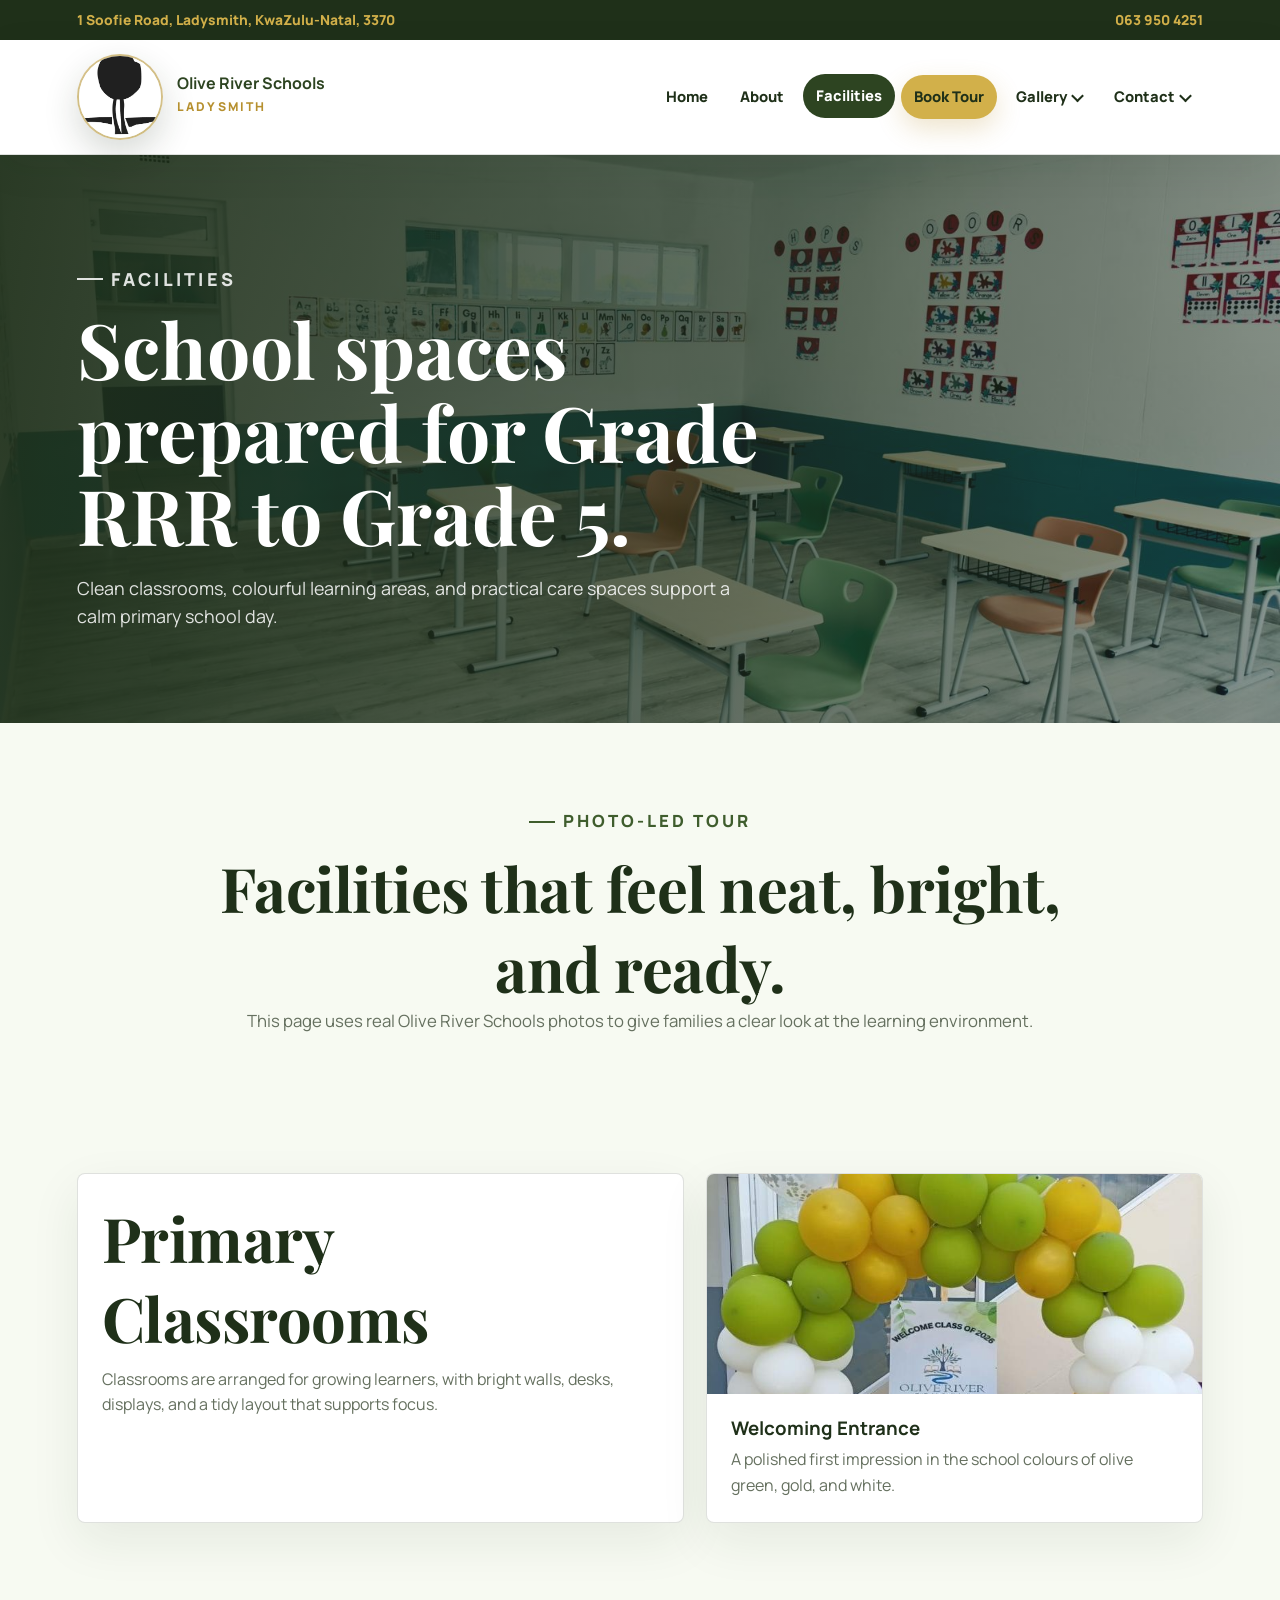
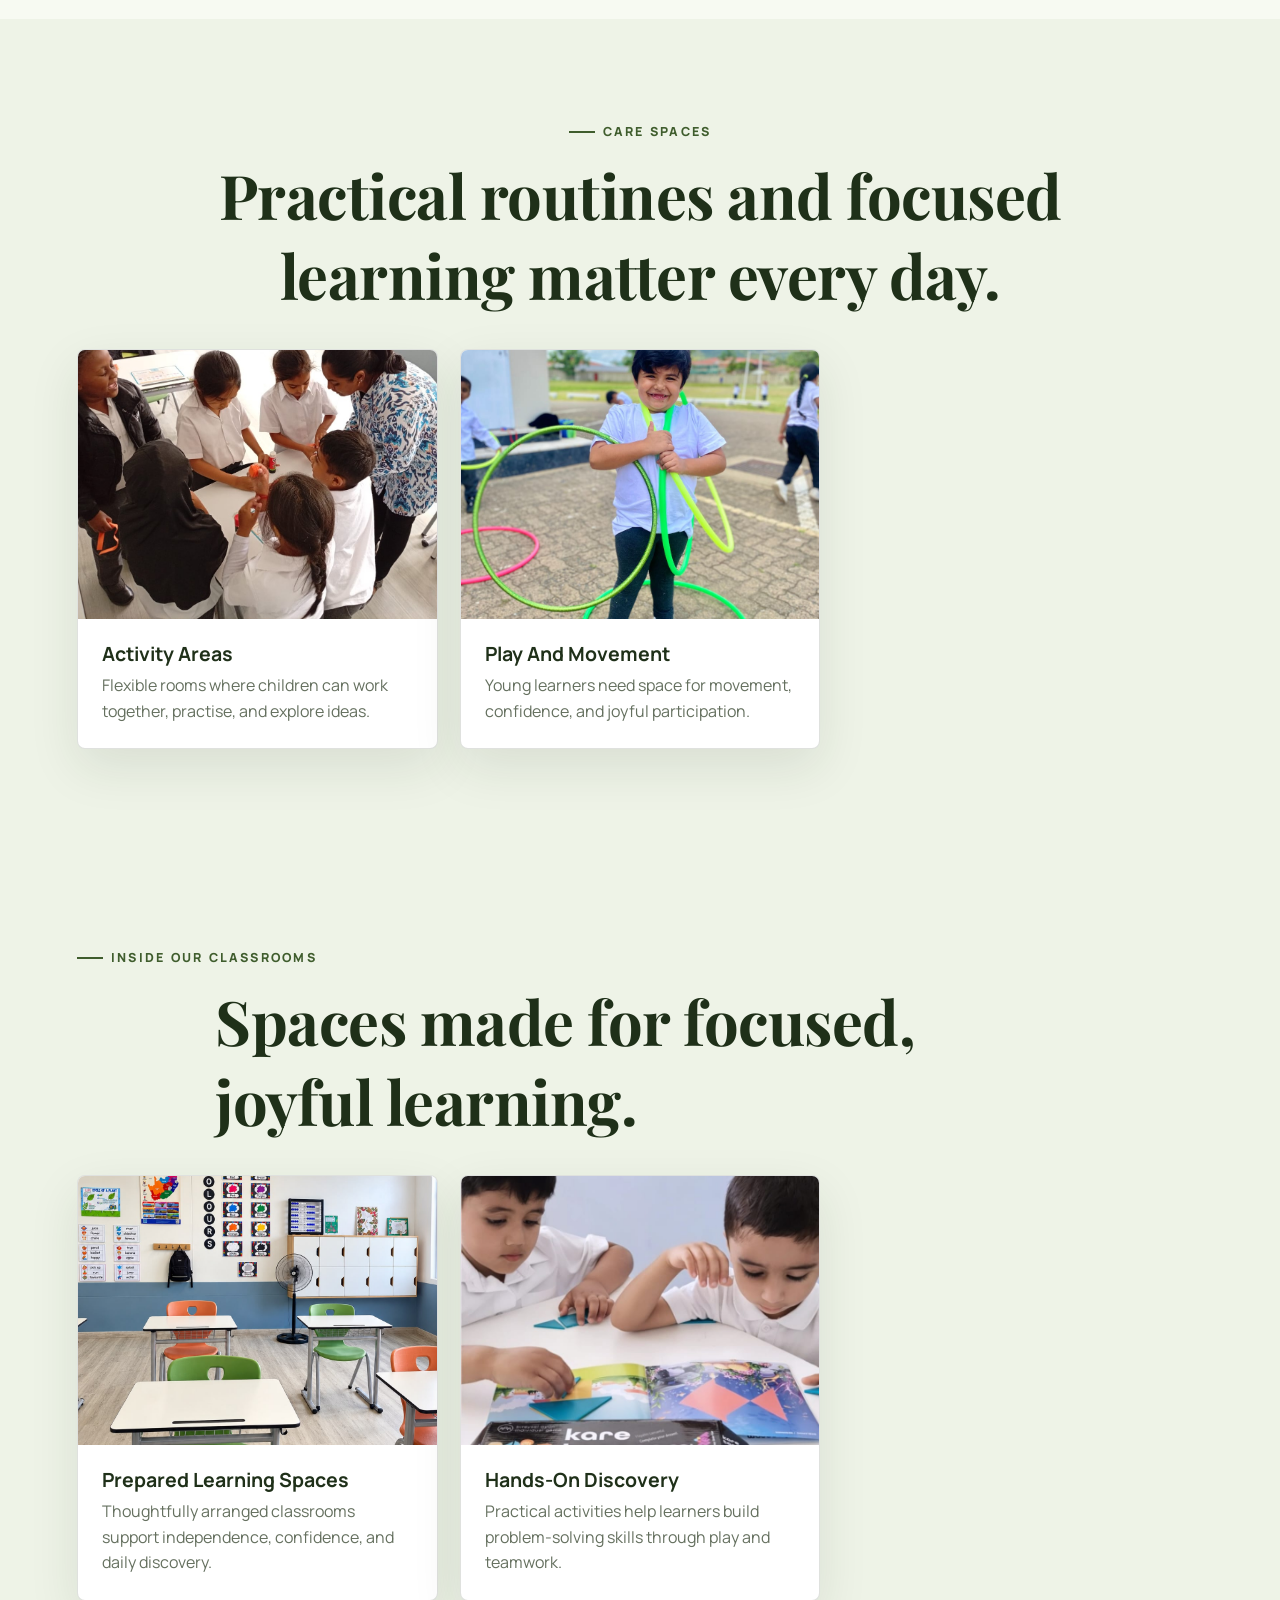
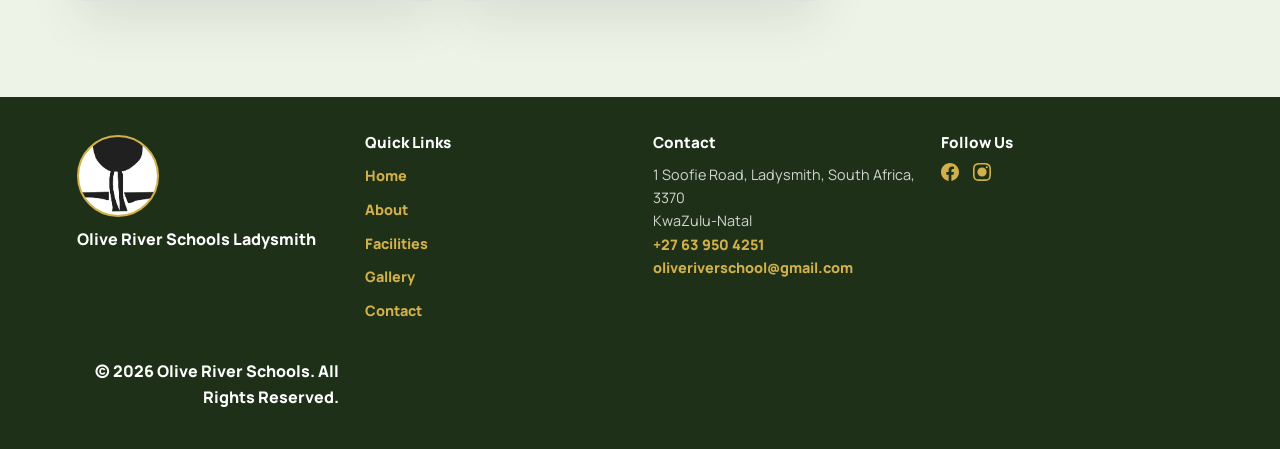
<file: facilities.html>
<!DOCTYPE html>
<html lang="en">
<head>
<meta charset="UTF-8">
<meta name="viewport" content="width=device-width, initial-scale=1.0">
<title>Facilities | Olive River Schools Ladysmith</title>
<meta name="description" content="View the classrooms and school facilities at Olive River Schools Ladysmith.">
<link rel="preconnect" href="https://fonts.googleapis.com">
<link rel="preconnect" href="https://fonts.gstatic.com" crossorigin>
<link href="https://fonts.googleapis.com/css2?family=Manrope:wght@400;500;600;700;800&family=Playfair+Display:wght@700&display=swap" rel="stylesheet">
<link rel="stylesheet" href="style.css">
<link rel="icon" type="image/jpeg" href="images/New logo.jpg">
</head>
<body>
<div class="topbar">
    <p>1 Soofie Road, Ladysmith, KwaZulu-Natal, 3370</p>
    <a href="tel:+27639504251">063 950 4251</a>
</div>

<header class="site-header">
    <a class="brand" href="index.html" aria-label="Olive River Schools home">
    <span class="brand-mark"><img src="images/olive-river-logo-trimmed.jpg" alt="Olive River Schools logo"></span>
        <span class="brand-copy"><strong>Olive River Schools</strong><small>Ladysmith</small></span>
    </a>
    <nav class="main-nav" aria-label="Main navigation">
        <a href="index.html">Home</a>
        <a href="about.html">About</a>
        <a class="active" href="facilities.html" aria-current="page">Facilities</a>
        <a class="nav-tour" href="contact.html#book-tour">Book Tour</a>
        <div class="nav-menu">
            <a class="nav-trigger" href="gallery.html">Gallery</a>
            <div class="nav-dropdown" aria-label="Gallery options">
                <a href="gallery.html#uniform">Uniform</a>
                <a href="gallery.html#classroom">Classroom</a>
                <a href="gallery.html#projects">Projects</a>
                <a href="gallery.html#games">Games</a>
                <a href="gallery.html#celebrations">Celebrations</a>
                <a href="gallery.html#facilities">Facilities</a>
                <a href="gallery.html#values">Values</a>
            </div>
        </div>
        <div class="nav-menu">
            <a class="nav-trigger" href="contact.html">Contact</a>
            <div class="nav-dropdown" aria-label="Contact options">
                <a href="contact.html#career">Career</a>
                <a href="contact.html#enrollment">Enrollment</a>
            </div>
        </div>
    </nav>
</header>

<main>
    <section class="page-hero">
        <img src="images/School1.jpeg" alt="Olive River Schools classroom">
        <div class="page-hero-content">
            <p class="eyebrow">Facilities</p>
<h1>School spaces prepared for Grade RRR to Grade 5.</h1>
            <p>Clean classrooms, colourful learning areas, and practical care spaces support a calm primary school day.</p>
        </div>
    </section>

    <section class="page-intro">
        <p class="eyebrow dark">Photo-led tour</p>
        <h1>Facilities that feel neat, bright, and ready.</h1>
        <p>This page uses real Olive River Schools photos to give families a clear look at the learning environment.</p>
    </section>

    <section class="section">
        <div class="facilities-showcase">
            <article class="facility-main">
                <div>
                    <h2>Primary Classrooms</h2>
                    <p>Classrooms are arranged for growing learners, with bright walls, desks, displays, and a tidy layout that supports focus.</p>
                </div>
            </article>
            <div class="facility-side">
                
                <article>
                    <img src="images/School4.jpeg" alt="Olive River Schools entrance with balloons">
                    <div>
                        <h3>Welcoming Entrance</h3>
                        <p>A polished first impression in the school colours of olive green, gold, and white.</p>
                    </div>
                </article>
            </div>
        </div>
    </section>

    <section class="section muted">
        <div class="section-heading center">
            <p class="eyebrow dark">Care spaces</p>
            <h2>Practical routines and focused learning matter every day.</h2>
        </div>
        <div class="feature-grid">
           
            <article class="feature-card">
                <img src="images/Kids10.jpeg" alt="Learners gathered around a learning activity">
                <div>
                    <h3>Activity Areas</h3>
                    <p>Flexible rooms where children can work together, practise, and explore ideas.</p>
                </div>
            </article>
            <article class="feature-card">
                <img src="images/Kids11.jpeg" alt="Learner playing outdoors with hoops">
                <div>
                    <h3>Play And Movement</h3>
                    <p>Young learners need space for movement, confidence, and joyful participation.</p>
                </div>
            </article>
        </div>
    </section>
    <section class="section muted">
        <div class="section-heading">
            <p class="eyebrow dark">Inside our classrooms</p>
            <h2>Spaces made for focused, joyful learning.</h2>
        </div>
        <div class="feature-grid">
            <article class="feature-card">
                <img src="images/New classroom 2.jpg" alt="Bright, organised Olive River Schools classroom with colourful learning displays" loading="lazy">
                <div>
                    <h3>Prepared Learning Spaces</h3>
                    <p>Thoughtfully arranged classrooms support independence, confidence, and daily discovery.</p>
                </div>
            </article>
            <article class="feature-card">
                <img src="images/New classroom.jpg" alt="Olive River Schools learners exploring tangram shapes together" loading="lazy">
                <div>
                    <h3>Hands-On Discovery</h3>
                    <p>Practical activities help learners build problem-solving skills through play and teamwork.</p>
                </div>
            </article>
        </div>
    </section>
</main>

<footer class="site-footer">
    <div class="footer-content">
        <div class="footer-brand">
<img src="images/olive-river-logo-trimmed.jpg" alt="Olive River Schools logo">
            <p>Olive River Schools Ladysmith</p>
        </div>
        
        <div class="footer-links">
            <h3>Quick Links</h3>
            <ul>
                <li><a href="index.html">Home</a></li>
                <li><a href="about.html">About</a></li>
                <li><a href="facilities.html">Facilities</a></li>
                <li><a href="gallery.html">Gallery</a></li>
                <li><a href="contact.html">Contact</a></li>
            </ul>
        </div>
        
        <address>
            <h3>Contact</h3>
            1 Soofie Road, Ladysmith, South Africa, 3370<br>
            KwaZulu-Natal<br>
            <a href="tel:+27639504251">+27 63 950 4251</a><br>
            <a href="mailto:oliveriverschool@gmail.com">oliveriverschool@gmail.com</a>
        </address>
        
        <div class="footer-socials">
            <h3>Follow Us</h3>
            <div class="social-icons">
                 <a href="https://www.facebook.com/profile.php/?id=61583895928333" target="_blank" rel="noopener" aria-label="Follow us on Facebook" class="facebook-link">
            <svg width="18" height="18" viewBox="0 0 24 24" fill="currentColor" xmlns="http://www.w3.org/2000/svg">
                <path d="M24 12.073c0-6.627-5.373-12-12-12s-12 5.373-12 12c0 5.99 4.388 10.954 10.125 11.854v-8.385H7.078v-3.47h3.047V9.43c0-3.007 1.792-4.669 4.533-4.669 1.312 0 2.686.235 2.686.235v2.953H15.83c-1.491 0-1.956.925-1.956 1.874v2.25h3.328l-.532 3.47h-2.796v8.385C19.612 23.027 24 18.062 24 12.073z"/>
                    </svg>
                </a>
                <a href="https://www.instagram.com/olive_river_schools_ladysmith/" target="_blank" rel="noopener" aria-label="Follow us on Instagram" class="instagram-link">
            <svg width="18" height="18" viewBox="0 0 24 24" fill="currentColor" xmlns="http://www.w3.org/2000/svg">
                <path d="M12 2.163c3.204 0 3.584.012 4.85.07 3.252.148 4.771 1.691 4.919 4.919.058 1.265.069 1.645.069 4.849 0 3.205-.012 3.584-.069 4.849-.149 3.225-1.664 4.771-4.919 4.919-1.266.058-1.644.07-4.85.07-3.204 0-3.584-.012-4.849-.07-3.26-.149-4.771-1.699-4.919-4.92-.058-1.265-.07-1.644-.07-4.849 0-3.204.013-3.583.07-4.849.149-3.227 1.664-4.771 4.919-4.919 1.266-.057 1.645-.069 4.849-.069zm0-2.163c-3.259 0-3.667.014-4.947.072-4.358.2-6.78 2.618-6.98 6.98-.059 1.281-.073 1.689-.073 4.948 0 3.259.014 3.668.072 4.948.2 4.358 2.618 6.78 6.98 6.98 1.281.058 1.689.072 4.948.072 3.259 0 3.668-.014 4.948-.072 4.354-.2 6.782-2.618 6.979-6.98.059-1.28.073-1.689.073-4.948 0-3.259-.014-3.667-.072-4.947-.196-4.354-2.617-6.78-6.979-6.98-1.281-.059-1.69-.073-4.949-.073zM5.838 12a6.162 6.162 0 1 1 12.324 0 6.162 6.162 0 0 1-12.324 0zM12 16a4 4 0 1 1 0-8 4 4 0 0 1 0 8zm4.965-10.322a1.44 1.44 0 1 1 2.881.001 1.44 1.44 0 0 1-2.881-.001z"/>
            </svg>
                </a>
        </div>
    </div>
    </div>
    <p class="copyright">&copy; 2026 Olive River Schools. All Rights Reserved.</p>
</footer>
</body>
</html>
</file>
<file: style.css>
:root {
    --olive-900: #1f3019;
    --olive-800: #2d4421;
    --olive-700: #3f5d2d;
    --olive-500: #6f873e;
    --sage-100: #eef3e7;
    --sage-50: #f7faf2;
    --gold-600: #b6902f;
    --gold-500: #d2b04a;
    --ink: #1d241b;
    --muted: #65705f;
    --line: rgba(31, 48, 25, 0.14);
    --white: #ffffff;
    --shadow: 0 24px 70px rgba(31, 48, 25, 0.14);
    --radius: 8px;
}

* {
    margin: 0;
    padding: 0;
    box-sizing: border-box;
}

html {
    scroll-behavior: smooth;
    max-width: 100%;
    overflow-x: hidden;
}

body {
    background: var(--sage-50);
    color: var(--ink);
    font-family: "Manrope", Arial, sans-serif;
    line-height: 1.6;
    max-width: 100%;
    overflow-x: hidden;
}

img {
    display: block;
    max-width: 100%;
}

.site-header,
.site-footer,
main,
section {
    max-width: 100%;
}

a {
    color: inherit;
}

:focus-visible {
    outline: 3px solid var(--gold-500);
    outline-offset: 4px;
}

@media (prefers-reduced-motion: reduce) {
    *,
    *::before,
    *::after {
        scroll-behavior: auto !important;
        transition-duration: 0.01ms !important;
        animation-duration: 0.01ms !important;
        animation-iteration-count: 1 !important;
    }
}

.topbar {
    display: flex;
    justify-content: space-between;
    align-items: center;
    gap: 18px;
    padding: 9px 6vw;
    background: var(--olive-900);
    color: rgba(255, 255, 255, 0.86);
    font-size: 0.86rem;
}

.topbar-right {
    display: flex;
    align-items: center;
    gap: 18px;
}

.topbar a {
    color: var(--gold-500);
    font-weight: 800;
    text-decoration: none;
}

.instagram-link {
    display: flex;
    align-items: center;
    justify-content: center;
    color: var(--gold-500);
    transition: opacity 180ms ease;
}

.instagram-link:hover {
    opacity: 0.8;
}

.facebook-link {
    display: flex;
    align-items: center;
    justify-content: center;
    color: var(--gold-500);
    transition: opacity 180ms ease;
}

.facebook-link:hover {
    opacity: 0.8;
}

.topbar p {
    color: var(--gold-500);
    font-weight: 800;
}

.site-header {
    position: sticky;
    top: 0;
    z-index: 10;
    display: flex;
    align-items: center;
    justify-content: space-between;
    gap: 28px;
    padding: 14px 6vw;
    background: rgba(255, 255, 255, 0.94);
    border-bottom: 1px solid var(--line);
    box-shadow: 0 12px 38px rgba(31, 48, 25, 0.08);
    backdrop-filter: blur(18px);
}

.brand {
    display: flex;
    align-items: center;
    gap: 14px;
    text-decoration: none;
    min-width: max-content;
}

.brand-mark {
    width: 86px;
    height: 86px;
    display: grid;
    place-items: center;
    padding: 7px;
    background: linear-gradient(145deg, var(--white), var(--sage-100));
    border: 2px solid rgba(182, 144, 47, 0.55);
    border-radius: 50%;
    overflow: hidden;
    box-shadow: 0 14px 34px rgba(31, 48, 25, 0.18);
}

.brand-mark img {
    width: 100%;
    height: 100%;
    border-radius: 50%;
    object-fit: contain;
    object-position: center;
    transform: translateY(6%) scale(1.68);
    transform-origin: center;
}

.brand-copy strong,
.footer-brand strong {
    display: block;
    color: var(--olive-800);
    font-size: 1rem;
    letter-spacing: 0;
    line-height: 1.1;
}

.brand-copy small {
    color: var(--gold-600);
    font-size: 0.76rem;
    font-weight: 800;
    letter-spacing: 0.18em;
    text-transform: uppercase;
}

.main-nav {
    display: flex;
    align-items: center;
    justify-content: flex-end;
    gap: 6px;
    flex-wrap: wrap;
}

.nav-menu {
    position: relative;
    display: inline-flex;
}

.main-nav a {
    padding: 10px 13px;
    border-radius: 999px;
    color: var(--olive-900);
    font-size: 0.92rem;
    font-weight: 800;
    text-decoration: none;
    transition: background 180ms ease, color 180ms ease, transform 180ms ease;
}

.nav-trigger {
    padding-right: 28px !important;
    position: relative;
}

.nav-trigger::after {
    content: "";
    position: absolute;
    right: 13px;
    top: 50%;
    width: 7px;
    height: 7px;
    border-right: 2px solid currentColor;
    border-bottom: 2px solid currentColor;
    transform: translateY(-62%) rotate(45deg);
}

.nav-dropdown {
    position: absolute;
    top: calc(100% + 8px);
    right: 0;
    z-index: 20;
    display: grid;
    min-width: 174px;
    gap: 6px;
    padding: 8px;
    border: 1px solid var(--line);
    border-radius: var(--radius);
    background: rgba(255, 255, 255, 0.98);
    box-shadow: 0 18px 46px rgba(31, 48, 25, 0.16);
    opacity: 0;
    visibility: hidden;
    transform: translateY(6px);
    transition: opacity 180ms ease, transform 180ms ease, visibility 180ms ease;
}

.nav-menu:hover .nav-dropdown,
.nav-menu:focus-within .nav-dropdown {
    opacity: 1;
    visibility: visible;
    transform: translateY(0);
}

.main-nav .nav-dropdown a {
    justify-content: flex-start;
    padding: 10px 12px;
    border-radius: 6px;
    background: transparent;
    color: var(--olive-900);
    font-size: 0.86rem;
    white-space: nowrap;
    transform: none;
}

.main-nav .nav-dropdown a:hover,
.main-nav .nav-dropdown a:focus {
    background: var(--sage-100);
    color: var(--olive-900);
    transform: none;
}

.main-nav a:hover,
.main-nav a.active {
    background: var(--olive-800);
    color: var(--white);
    transform: translateY(-1px);
}

.main-nav a.nav-tour {
    background: var(--gold-500);
    color: var(--olive-900);
    box-shadow: 0 10px 26px rgba(182, 144, 47, 0.24);
}

.main-nav a.nav-tour:hover,
.main-nav a.nav-tour:focus {
    background: var(--olive-800);
    color: var(--white);
}

.hero {
    position: relative;
    min-height: min(72svh, 690px);
    display: grid;
    align-items: end;
    overflow: hidden;
    isolation: isolate;
    background: var(--olive-900);
}

.hero-media {
    position: absolute;
    inset: 0;
    z-index: -2;
}

.hero-media img {
    width: 100%;
    height: 100%;
    object-fit: cover;
    object-position: center;
}

.hero::before {
    content: "";
    position: absolute;
    inset: 0;
    z-index: -1;
    background:
        linear-gradient(90deg, rgba(31, 48, 25, 0.92), rgba(31, 48, 25, 0.64) 42%, rgba(31, 48, 25, 0.18)),
        linear-gradient(0deg, rgba(31, 48, 25, 0.88), transparent 44%);
}

.hero-content {
    width: min(760px, 88vw);
    padding: 74px 6vw 82px;
    color: var(--white);
}

.eyebrow {
    display: inline-flex;
    align-items: center;
    gap: 8px;
    margin-bottom: 13px;
    color: var(--gold-500);
    font-size: 0.78rem;
    font-weight: 900;
    letter-spacing: 0.18em;
    text-transform: uppercase;
}

.eyebrow::before {
    content: "";
    width: 26px;
    height: 2px;
    background: currentColor;
}

.eyebrow.dark {
    color: var(--olive-700);
}

h1,
h2,
h3 {
    line-height: 1.08;
    letter-spacing: 0;
}

h1 {
    max-width: 720px;
    font-family: "Playfair Display", Georgia, serif;
    font-size: clamp(3.1rem, 7vw, 6.6rem);
}

.hero-lede {
    max-width: 640px;
    margin-top: 20px;
    color: rgba(255, 255, 255, 0.9);
    font-size: clamp(1.04rem, 2vw, 1.32rem);
}

.hero-actions,
.button-row {
    display: flex;
    flex-wrap: wrap;
    gap: 13px;
    margin-top: 30px;
}

.btn {
    display: inline-flex;
    align-items: center;
    justify-content: center;
    min-height: 48px;
    padding: 13px 22px;
    border: 1px solid transparent;
    border-radius: 999px;
    font-weight: 900;
    text-decoration: none;
    transition: transform 180ms ease, box-shadow 180ms ease, background 180ms ease;
}

.btn:hover {
    transform: translateY(-2px);
}

.btn.primary {
    background: var(--gold-500);
    color: var(--olive-900);
    box-shadow: 0 16px 42px rgba(0, 0, 0, 0.22);
}

.btn.ghost {
    border-color: rgba(255, 255, 255, 0.5);
    color: var(--white);
}

.btn.secondary {
    background: var(--olive-800);
    color: var(--white);
}

.btn.light {
    background: var(--white);
    color: var(--olive-900);
}

.intro-band {
    padding: 0 6vw;
    background: var(--olive-900);
}

.intro-grid {
    display: grid;
    grid-template-columns: repeat(3, 1fr);
    gap: 1px;
    width: min(1180px, 100%);
    margin: 0 auto;
    background: rgba(255, 255, 255, 0.18);
    border-left: 1px solid rgba(255, 255, 255, 0.18);
    border-right: 1px solid rgba(255, 255, 255, 0.18);
}

.intro-grid article {
    padding: 30px;
    background: var(--olive-900);
    color: var(--white);
}

.intro-grid span {
    color: var(--gold-500);
    font-weight: 900;
}

.intro-grid h2 {
    margin: 8px 0 8px;
    font-size: 1.25rem;
}

.intro-grid p {
    color: rgba(255, 255, 255, 0.78);
}

.section {
    width: min(1180px, 88vw);
    margin: 0 auto;
    padding: 96px 0;
}

.section.muted {
    width: 100%;
    max-width: none;
    padding: 96px 6vw;
    background: var(--sage-100);
}

.section-heading {
    width: min(1180px, 100%);
    margin: 0 auto 34px;
}

.section-heading.center {
    text-align: center;
}

.section h2,
.page-intro h1,
.cta-band h2 {
    color: var(--olive-900);
    font-family: "Playfair Display", Georgia, serif;
    font-size: clamp(2.35rem, 4.8vw, 4.65rem);
    max-width: 850px;
    margin-left: auto;
    margin-right: auto;
    line-height: 1.3;
    letter-spacing: -0.5px;
}

.section-copy p:not(.eyebrow),
.page-intro p,
.lead {
    color: var(--muted);
    font-size: 1.05rem;
}

.split {
    display: grid;
    grid-template-columns: minmax(0, 0.88fr) minmax(320px, 1.12fr);
    gap: clamp(36px, 6vw, 78px);
    align-items: center;
}

.split.reverse {
    grid-template-columns: minmax(320px, 1.12fr) minmax(0, 0.88fr);
}

.split.reverse .section-copy {
    order: 2;
}

.text-link {
    display: inline-flex;
    margin-top: 24px;
    color: var(--olive-800);
    font-weight: 900;
    text-decoration-color: var(--gold-500);
    text-decoration-thickness: 2px;
    text-underline-offset: 6px;
}

.image-stack {
    position: relative;
    min-height: 520px;
}

.image-stack img {
    object-fit: cover;
    border-radius: var(--radius);
    box-shadow: var(--shadow);
}

.image-large {
    width: 78%;
    height: 460px;
}

.image-small {
    position: absolute;
    right: 0;
    bottom: 0;
    width: 42%;
    height: 270px;
    border: 8px solid var(--sage-50);
}

.feature-grid {
    display: grid;
    grid-template-columns: repeat(3, minmax(0, 1fr));
    gap: 22px;
    width: min(1180px, 100%);
    margin: 0 auto;
}

.feature-card {
    overflow: hidden;
    background: var(--white);
    border: 1px solid var(--line);
    border-radius: var(--radius);
    box-shadow: 0 18px 50px rgba(31, 48, 25, 0.1);
    text-decoration: none;
}

.feature-card img {
    width: 100%;
    aspect-ratio: 4 / 3;
    object-fit: cover;
}

.feature-card div {
    padding: 24px;
}

.feature-card h3,
.value-card h3,
.step-card h3,
.contact-card h3 {
    color: var(--olive-900);
    font-size: 1.22rem;
}

.feature-card p,
.value-card p,
.step-card p,
.contact-card p,
.contact-card address {
    margin-top: 9px;
    color: var(--muted);
}

.mosaic {
    display: grid;
    grid-template-columns: repeat(2, 1fr);
    gap: 14px;
}

.mosaic img {
    width: 100%;
    aspect-ratio: 1 / 1;
    object-fit: cover;
    border-radius: var(--radius);
    box-shadow: 0 16px 38px rgba(31, 48, 25, 0.1);
}

.mosaic img:nth-child(2),
.mosaic img:nth-child(3) {
    aspect-ratio: 4 / 3;
}

.cta-band {
    display: flex;
    align-items: center;
    justify-content: space-between;
    gap: 28px;
    padding: 58px 6vw;
    background:
        linear-gradient(135deg, rgba(31, 48, 25, 0.96), rgba(63, 93, 45, 0.96)),
        url("images/School1.jpeg") center / cover;
    color: var(--white);
}

.cta-band h2 {
    max-width: 860px;
    color: var(--white);
    font-size: clamp(2rem, 4vw, 3.5rem);
}

.page-hero {
    position: relative;
    display: grid;
    min-height: 420px;
    padding: 92px 6vw;
    overflow: hidden;
    align-items: end;
    background: var(--olive-900);
    color: var(--white);
    isolation: isolate;
}

.page-hero img {
    position: absolute;
    inset: 0;
    z-index: -2;
    width: 100%;
    height: 100%;
    object-fit: cover;
}

.page-hero::after {
    content: "";
    position: absolute;
    inset: 0;
    z-index: -1;
    background: linear-gradient(90deg, rgba(31, 48, 25, 0.93), rgba(31, 48, 25, 0.48));
}

.page-hero-content {
    width: min(850px, 100%);
}

.page-hero h1 {
    font-size: clamp(2.8rem, 6vw, 5.4rem);
}

.page-hero p {
    max-width: 680px;
    margin-top: 18px;
    color: rgba(255, 255, 255, 0.86);
    font-size: 1.12rem;
}

.page-intro {
    width: min(980px, 88vw);
    margin: 0 auto;
    padding: 82px 0 42px;
    text-align: center;
}

.values-grid,
.steps-grid,
.contact-grid {
    display: grid;
    grid-template-columns: repeat(3, minmax(0, 1fr));
    gap: 20px;
}

.value-card,
.step-card,
.contact-card {
    padding: 28px;
    background: var(--white);
    border: 1px solid var(--line);
    border-radius: var(--radius);
    box-shadow: 0 18px 48px rgba(31, 48, 25, 0.08);
}

.value-card span,
.step-card span {
    display: inline-grid;
    place-items: center;
    width: 42px;
    height: 42px;
    margin-bottom: 16px;
    border-radius: 50%;
    background: var(--sage-100);
    color: var(--olive-800);
    font-weight: 900;
}

.grade-band {
    display: grid;
    grid-template-columns: 0.9fr 1.1fr;
    gap: 34px;
    align-items: stretch;
    width: min(1180px, 88vw);
    margin: 0 auto 96px;
}

.grade-card {
    display: grid;
    place-items: center;
    min-height: 320px;
    padding: 36px;
    background: var(--olive-800);
    border-radius: var(--radius);
    color: var(--white);
    text-align: center;
}

.grade-card strong {
    display: block;
    font-family: "Playfair Display", Georgia, serif;
    font-size: clamp(3rem, 9vw, 7rem);
    line-height: 0.9;
}

.grade-list {
    display: grid;
    gap: 12px;
}

.grade-list li {
    display: flex;
    justify-content: space-between;
    gap: 20px;
    padding: 18px 20px;
    background: var(--white);
    border: 1px solid var(--line);
    border-radius: var(--radius);
    color: var(--muted);
    list-style: none;
}

.grade-list strong {
    color: var(--olive-900);
}

.facilities-showcase {
    display: grid;
    grid-template-columns: 1.1fr 0.9fr;
    gap: 22px;
}

.facility-main,
.facility-side article {
    overflow: hidden;
    background: var(--white);
    border: 1px solid var(--line);
    border-radius: var(--radius);
    box-shadow: 0 18px 50px rgba(31, 48, 25, 0.08);
}

.facility-main img {
    width: 100%;
    height: 520px;
    object-fit: cover;
}

.facility-side {
    display: grid;
    gap: 22px;
}

.facility-side img {
    width: 100%;
    height: 220px;
    object-fit: cover;
}

.facility-main div,
.facility-side div {
    padding: 24px;
}

.facility-main h2,
.facility-side h3 {
    color: var(--olive-900);
}

.facility-main p,
.facility-side p {
    margin-top: 9px;
    color: var(--muted);
}

.gallery-category {
    padding: 68px 0;
}

.gallery-category:nth-child(even) {
    background: var(--sage-100);
}

.gallery-inner {
    width: min(1180px, 88vw);
    margin: 0 auto;
}

.gallery-title {
    display: flex;
    align-items: end;
    justify-content: space-between;
    gap: 24px;
    margin-bottom: 24px;
}

.gallery-title h2 {
    color: var(--olive-900);
    font-family: "Playfair Display", Georgia, serif;
    font-size: clamp(2rem, 4vw, 3.6rem);
}

.gallery-title p {
    max-width: 430px;
    color: var(--muted);
}

.photo-grid {
    columns: 3 260px;
    column-gap: 18px;
}

.photo-grid figure {
    break-inside: avoid;
    margin-bottom: 18px;
    overflow: hidden;
    background: var(--white);
    border: 1px solid var(--line);
    border-radius: var(--radius);
    box-shadow: 0 16px 42px rgba(31, 48, 25, 0.08);
}

.photo-grid img {
    width: 100%;
    height: auto;
}

.photo-grid figcaption {
    padding: 13px 15px;
    color: var(--olive-900);
    font-size: 0.9rem;
    font-weight: 800;
}

.admission-panel {
    display: grid;
    grid-template-columns: minmax(0, 0.88fr) minmax(320px, 1.12fr);
    gap: 28px;
    align-items: stretch;
}

.admission-panel img {
    width: 100%;
    height: 100%;
    min-height: 430px;
    object-fit: cover;
    border-radius: var(--radius);
    box-shadow: var(--shadow);
}

.steps-grid {
    grid-template-columns: 1fr;
}

.contact-layout {
    display: grid;
    grid-template-columns: minmax(280px, 0.85fr) minmax(320px, 1.15fr);
    gap: 30px;
    align-items: start;
}

.contact-grid {
    grid-template-columns: 1fr;
}

.contact-card a {
    color: var(--olive-800);
    font-weight: 900;
    text-decoration-color: var(--gold-500);
    text-underline-offset: 4px;
}

.contact-form {
    display: grid;
    gap: 16px;
    padding: 28px;
    background: var(--white);
    border: 1px solid var(--line);
    border-radius: var(--radius);
    box-shadow: 0 18px 48px rgba(31, 48, 25, 0.08);
}

.contact-card,
.contact-form,
.tour-section,
.gallery-category {
    scroll-margin-top: 150px;
}

.contact-card:target,
.contact-form:target,
.tour-section:target,
.gallery-category:target {
    outline: 3px solid rgba(210, 176, 74, 0.78);
    outline-offset: 6px;
}

.contact-form label {
    display: grid;
    gap: 8px;
    color: var(--olive-900);
    font-weight: 900;
}

input,
textarea,
select {
    width: 100%;
    min-height: 48px;
    padding: 13px 14px;
    border: 1px solid rgba(31, 48, 25, 0.22);
    border-radius: var(--radius);
    background: var(--sage-50);
    color: var(--ink);
    font: inherit;
}

textarea {
    min-height: 150px;
    resize: vertical;
}

button {
    min-height: 50px;
    border: 0;
    border-radius: 999px;
    background: var(--olive-800);
    color: var(--white);
    cursor: pointer;
    font: inherit;
    font-weight: 900;
}

.tour-section {
    width: 100%;
    max-width: none;
    padding: 86px 6vw;
    background: var(--sage-100);
}

.tour-inner {
    display: grid;
    grid-template-columns: minmax(260px, 0.72fr) minmax(340px, 1.28fr);
    gap: 34px;
    align-items: start;
    width: min(1180px, 100%);
    margin: 0 auto;
}

.tour-copy h2 {
    color: var(--olive-900);
    font-family: "Playfair Display", Georgia, serif;
    font-size: clamp(2.25rem, 4vw, 4rem);
}

.tour-copy p {
    margin-top: 14px;
    color: var(--muted);
    font-size: 1.05rem;
}

.tour-form {
    display: grid;
    gap: 18px;
    padding: 28px;
    background: var(--white);
    border: 1px solid var(--line);
    border-radius: var(--radius);
    box-shadow: 0 18px 48px rgba(31, 48, 25, 0.08);
}

.form-section-title {
    padding-top: 4px;
    color: var(--olive-900);
    font-size: 1.08rem;
}

.form-grid {
    display: grid;
    grid-template-columns: repeat(2, minmax(0, 1fr));
    gap: 16px;
}

.tour-form label {
    display: grid;
    gap: 8px;
    color: var(--olive-900);
    font-weight: 900;
}

.full-field {
    grid-column: 1 / -1;
}

.map-card {
    margin-top: 24px;
    overflow: hidden;
    border-radius: var(--radius);
    background: var(--olive-900);
    color: var(--white);
}

.map-card img {
    width: 100%;
    height: 280px;
    object-fit: cover;
    opacity: 0.88;
}

.map-card div {
    padding: 24px;
}

.site-footer {
    display: grid;
    grid-template-columns: 1fr 1fr 1fr 1fr;
    gap: 26px;
    align-items: flex-start;
    padding: 38px 6vw;
    background: var(--olive-900);
    color: rgba(255, 255, 255, 0.8);
}

.footer-content {
    display: contents;
}

.footer-brand {
    display: flex;
    flex-direction: column;
    align-items: flex-start;
    overflow: visible;
}

.footer-links h3,
.footer-socials h3,
address h3 {
    color: var(--white);
    font-size: 0.95rem;
    margin-bottom: 12px;
    font-weight: 900;
}

.footer-links ul {
    list-style: none;
    display: flex;
    flex-direction: column;
    gap: 8px;
}

.footer-links a {
    color: rgba(255, 255, 255, 0.8);
    text-decoration: none;
    font-size: 0.9rem;
    transition: color 180ms ease;
}

.footer-links a:hover {
    color: var(--gold-500);
}

address {
    font-style: normal;
    font-size: 0.9rem;
    line-height: 1.6;
}

.footer-socials {
    display: flex;
    flex-direction: column;
}

.social-icons {
    display: flex;
    gap: 14px;
}

.social-icons a {
    display: flex;
    align-items: center;
    justify-content: center;
    color: var(--gold-500);
    transition: opacity 180ms ease;
}

.social-icons a:hover {
    opacity: 0.8;
}

.site-footer img {
    width: 78px;
    height: 78px;
    object-fit: contain;
    object-position: center;
    border-radius: 50%;
    border: 2px solid var(--gold-500);
    background: var(--white);
    display: none;
}

.footer-brand::before {
    content: "";
    width: 78px;
    height: 78px;
    border: 2px solid var(--gold-500);
    border-radius: 50%;
    background: var(--white) url("images/olive-river-logo-trimmed.jpg") center 42% / 168% no-repeat;
}

.site-footer p {
    margin-top: 10px;
    color: var(--white);
    font-weight: 900;
}

.site-footer address {
    font-style: normal;
}

.site-footer a {
    color: var(--gold-500);
    font-weight: 800;
    text-decoration: none;
}

.copyright {
    justify-self: end;
    text-align: right;
}

.whatsapp-float {
    position: fixed;
    right: clamp(12px, 3vw, 28px);
    bottom: clamp(20px, 5vh, 28px);
    z-index: 60;
    display: grid;
    place-items: center;
    width: clamp(56px, 14vw, 60px);
    height: clamp(56px, 14vw, 60px);
    border: 1px solid rgba(255, 255, 255, 0.72);
    border-radius: 50%;
    background: #25d366;
    color: #073b1d;
    text-decoration: none;
    box-shadow: 0 18px 46px rgba(31, 48, 25, 0.24);
    transition: transform 180ms ease, box-shadow 180ms ease;
}

.whatsapp-float:hover,
.whatsapp-float:focus {
    transform: translateY(-3px);
    box-shadow: 0 24px 58px rgba(31, 48, 25, 0.28);
}

.whatsapp-icon {
    display: grid;
    place-items: center;
    width: 42px;
    height: 42px;
    border-radius: 50%;
    background: var(--white);
    color: #128c4a;
    font-size: 0.72rem;
    font-weight: 900;
    letter-spacing: 0;
}

.whatsapp-copy {
    display: none;
    line-height: 1.05;
}

.whatsapp-copy strong {
    font-size: 0.95rem;
    font-weight: 900;
}

.whatsapp-copy small {
    color: rgba(7, 59, 29, 0.78);
    font-size: 0.74rem;
    font-weight: 900;
}

@media (max-width: 980px) {
    .site-header {
        align-items: flex-start;
        flex-direction: column;
    }

    .main-nav {
        justify-content: flex-start;
        width: 100%;
    }

    .intro-grid,
    .feature-grid,
    .values-grid,
    .grade-band,
    .facilities-showcase,
    .admission-panel,
    .contact-layout,
    .tour-inner,
    .site-footer {
        grid-template-columns: 1fr 1fr;
        gap: 20px;
    }

    .split,
    .split.reverse {
        grid-template-columns: 1fr;
    }

    .split.reverse .section-copy {
        order: 0;
    }

    .cta-band {
        align-items: flex-start;
        flex-direction: column;
    }

    .copyright {
        justify-self: start;
        text-align: left;
    }
}

@media (max-width: 680px) {
    .topbar {
        flex-direction: column;
        gap: 4px;
    }

    .site-header {
        padding: 12px 4vw;
    }

    .brand {
        min-width: 0;
    }

    .brand-copy strong {
        font-size: 0.95rem;
    }

    .brand-mark {
        width: 74px;
        height: 74px;
    }

    .main-nav {
        display: grid;
        grid-template-columns: repeat(2, minmax(0, 1fr));
        gap: 7px;
    }

    .main-nav a {
        display: flex;
        justify-content: center;
        padding: 9px 7px;
        font-size: 0.8rem;
        min-width: 0;
        white-space: normal;
    }

    .nav-menu {
        display: grid;
        min-width: 0;
    }

    .nav-trigger {
        width: 100%;
        padding-right: 22px !important;
    }

    .nav-trigger::after {
        right: 9px;
    }

    .nav-dropdown {
        position: static;
        min-width: 0;
        margin-top: 6px;
        padding: 6px;
        background: rgba(238, 243, 231, 0.78);
        box-shadow: none;
        opacity: 1;
        visibility: visible;
        transform: none;
    }

    .main-nav .nav-dropdown a {
        justify-content: center;
        padding: 8px 6px;
        background: rgba(255, 255, 255, 0.78);
        font-size: 0.74rem;
        white-space: normal;
    }

    .hero {
        min-height: 640px;
    }

    .hero::before,
    .page-hero::after {
        background: linear-gradient(0deg, rgba(31, 48, 25, 0.96), rgba(31, 48, 25, 0.38));
    }

    .hero-content {
        width: 100%;
        padding: 62px 5vw 54px;
    }

    h1 {
        font-size: clamp(2.65rem, 13vw, 4rem);
        overflow-wrap: anywhere;
    }

    .page-hero h1,
    .section h2,
    .page-intro h1,
    .gallery-title h2,
    .cta-band h2 {
        font-size: clamp(2rem, 10vw, 3.1rem);
        overflow-wrap: anywhere;
    }

    .hero-lede,
    .page-hero p,
    .gallery-title p {
        overflow-wrap: anywhere;
    }

    .section,
    .page-intro {
        width: min(92vw, 1180px);
        padding: 70px 0;
    }

    .section.muted {
        padding: 70px 4vw;
    }

    .image-stack {
        min-height: auto;
        display: grid;
        gap: 14px;
    }

    .image-large,
    .image-small {
        position: static;
        width: 100%;
        height: auto;
        aspect-ratio: 4 / 3;
        border: 0;
    }

    .mosaic {
        gap: 10px;
    }

    .gallery-title {
        align-items: flex-start;
        flex-direction: column;
    }

    .facility-main img,
    .admission-panel img {
        height: auto;
        min-height: 0;
        aspect-ratio: 4 / 3;
    }

    .tour-section {
        padding: 70px 4vw;
    }

    .form-grid {
        grid-template-columns: 1fr;
    }

    .whatsapp-float {
        right: 12px;
        bottom: 20px;
        width: 56px;
        height: 56px;
    }

    .whatsapp-copy {
        display: none;
    }

    .whatsapp-icon {
        width: 32px;
        height: 32px;
    }

    /* Mobile button improvements */
    .hero-actions,
    .button-row {
        flex-direction: column;
        align-items: stretch;
        gap: 12px;
    }

    .hero-actions .btn,
    .button-row .btn,
    .cta-band .btn,
    .btn {
        width: 100%;
        min-width: 0;
        box-sizing: border-box;
        padding: 14px 18px;
        font-size: 1rem;
        min-height: 56px;
        border-radius: 12px;
    }

    /* Ensure primary/secondary styles remain clear on mobile */
    .btn.primary { background: var(--gold-500); color: var(--olive-900); }
    .btn.secondary { background: var(--olive-800); color: var(--white); }
    .btn.ghost { border-color: rgba(255, 255, 255, 0.3); color: var(--white); }

}

/* Phone-first layout refinements */
@media (max-width: 680px) {
    body {
        font-size: 16px;
    }

    .topbar {
        padding: 9px 5vw;
        text-align: center;
    }

    .topbar-right {
        justify-content: center;
        gap: 15px;
        width: 100%;
    }

    .site-header {
        gap: 12px;
        align-items: center;
        padding: 12px 4vw 14px;
    }

    .brand {
        justify-content: center;
    }

    .brand-mark {
        width: 68px;
        height: 68px;
    }

    .brand-copy strong {
        font-size: 1rem;
    }

    .main-nav {
        grid-template-columns: repeat(2, minmax(0, 1fr));
        gap: 8px;
    }

    .main-nav a {
        min-height: 44px;
        padding: 10px 8px;
        font-size: 0.82rem;
    }

    /* Keep the compact navigation focused on the main pages on phones. */
    .nav-dropdown {
        display: none;
    }

    .nav-trigger {
        padding-right: 8px !important;
    }

    .nav-trigger::after {
        display: none;
    }

    .hero {
        min-height: 580px;
    }

    .hero-content {
        padding: 54px 6vw 48px;
    }

    .hero-lede {
        margin-top: 15px;
        font-size: 1rem;
    }

    .intro-grid,
    .feature-grid,
    .values-grid,
    .grade-band,
    .facilities-showcase,
    .admission-panel,
    .contact-layout,
    .tour-inner,
    .site-footer {
        grid-template-columns: 1fr;
    }

    .intro-grid {
        width: 100%;
        border: 0;
    }

    .intro-grid article {
        padding: 24px 22px;
    }

    .section,
    .page-intro {
        width: min(92vw, 1180px);
        padding: 58px 0;
    }

    .section.muted,
    .tour-section {
        padding: 58px 4vw;
    }

    .section-heading {
        margin-bottom: 26px;
    }

    .feature-grid,
    .values-grid,
    .contact-grid,
    .facilities-showcase,
    .admission-panel {
        gap: 16px;
    }

    .feature-card div,
    .value-card,
    .step-card,
    .contact-card,
    .contact-form,
    .tour-form {
        padding: 22px;
    }

    .feature-card img {
        aspect-ratio: 16 / 10;
    }

    .page-hero {
        min-height: 360px;
        padding: 64px 6vw;
    }

    .gallery-category {
        padding: 52px 0;
    }

    .gallery-inner {
        width: min(92vw, 1180px);
    }

    .photo-grid {
        columns: 1;
    }

    .photo-grid figure {
        margin-bottom: 14px;
    }

    .cta-band {
        padding: 48px 6vw;
    }

    .site-footer {
        gap: 28px;
        padding: 36px 6vw;
    }

    .footer-brand,
    .footer-socials {
        align-items: flex-start;
    }

    .whatsapp-float {
        right: 16px;
        bottom: 16px;
        width: 58px;
        height: 58px;
    }
}

@media (max-width: 380px) {
    .brand-copy small {
        font-size: 0.66rem;
        letter-spacing: 0.12em;
    }

    .main-nav a {
        font-size: 0.76rem;
    }

    .brand-mark {
        width: 62px;
        height: 62px;
    }
}

/* Phone-first layout refinements */
@media (max-width: 680px) {
    body {
        font-size: 16px;
    }

    .topbar {
        padding: 9px 5vw;
        text-align: center;
    }

    .topbar-right {
        justify-content: center;
        gap: 15px;
        width: 100%;
    }

    .site-header {
        gap: 12px;
        align-items: center;
        padding: 12px 4vw 14px;
    }

    .brand {
        justify-content: center;
    }

    .brand-mark {
        width: 68px;
        height: 68px;
    }

    .brand-copy strong {
        font-size: 1rem;
    }

    .main-nav {
        grid-template-columns: repeat(2, minmax(0, 1fr));
        gap: 8px;
    }

    .main-nav a {
        min-height: 44px;
        padding: 10px 8px;
        font-size: 0.82rem;
    }

    /* Keep the compact navigation focused on the main pages on phones. */
    .nav-dropdown {
        display: none;
    }

    .nav-trigger {
        padding-right: 8px !important;
    }

    .nav-trigger::after {
        display: none;
    }

    .hero {
        min-height: 580px;
    }

    .hero-content {
        padding: 54px 6vw 48px;
    }

    .hero-lede {
        margin-top: 15px;
        font-size: 1rem;
    }

    .intro-grid,
    .feature-grid,
    .values-grid,
    .grade-band,
    .facilities-showcase,
    .admission-panel,
    .contact-layout,
    .tour-inner,
    .site-footer {
        grid-template-columns: 1fr;
    }

    .intro-grid {
        width: 100%;
        border: 0;
    }

    .intro-grid article {
        padding: 24px 22px;
    }

    .section,
    .page-intro {
        width: min(92vw, 1180px);
        padding: 58px 0;
    }

    .section.muted,
    .tour-section {
        padding: 58px 4vw;
    }

    .section-heading {
        margin-bottom: 26px;
    }

    .feature-grid,
    .values-grid,
    .contact-grid,
    .facilities-showcase,
    .admission-panel {
        gap: 16px;
    }

    .feature-card div,
    .value-card,
    .step-card,
    .contact-card,
    .contact-form,
    .tour-form {
        padding: 22px;
    }

    .feature-card img {
        aspect-ratio: 16 / 10;
    }

    .page-hero {
        min-height: 360px;
        padding: 64px 6vw;
    }

    .gallery-category {
        padding: 52px 0;
    }

    .gallery-inner {
        width: min(92vw, 1180px);
    }

    .photo-grid {
        columns: 1;
    }

    .photo-grid figure {
        margin-bottom: 14px;
    }

    .cta-band {
        padding: 48px 6vw;
    }

    .site-footer {
        gap: 28px;
        padding: 36px 6vw;
    }

    .footer-brand,
    .footer-socials {
        align-items: flex-start;
    }

    .whatsapp-float {
        right: 16px;
        bottom: 16px;
        width: 58px;
        height: 58px;
    }
}

@media (max-width: 380px) {
    .brand-copy small {
        font-size: 0.66rem;
        letter-spacing: 0.12em;
    }

    .main-nav a {
        font-size: 0.76rem;
    }

    .brand-mark {
        width: 62px;
        height: 62px;
    }
}
</file>
<file: whatsapp-fix.css>
/* whatsapp-fix.css - improve floating WhatsApp button for index page */
.whatsapp-float {
  position: fixed !important;
  right: calc(env(safe-area-inset-right, 0px) + 16px) !important;
  bottom: calc(env(safe-area-inset-bottom, 0px) + 16px) !important;
  z-index: 99999 !important;
  display: grid !important;
  place-items: center !important;
  width: clamp(56px, 12vw, 64px) !important;
  height: clamp(56px, 12vw, 64px) !important;
  border-radius: 50% !important;
  background: #25d366 !important;
  color: #073b1d !important;
  text-decoration: none !important;
  box-shadow: 0 18px 46px rgba(31, 48, 25, 0.24) !important;
  padding: 0 !important;
  -webkit-tap-highlight-color: transparent !important;
  pointer-events: auto !important;
}

/* ensure icon is white and scaled */
.whatsapp-icon, .whatsapp-icon svg {
  display: grid !important;
  place-items: center !important;
  width: 60% !important;
  height: 60% !important;
  color: #ffffff !important;
  fill: #ffffff !important;
}

/* hide the label on small screens and keep clean appearance */
.whatsapp-copy {
  display: none !important;
}

/* add safe spacing on small screens */
@media (max-width: 680px) {
  .whatsapp-float {
    right: calc(env(safe-area-inset-right, 0px) + 14px) !important;
    bottom: calc(env(safe-area-inset-bottom, 0px) + 14px) !important;
    width: 64px !important;
    height: 64px !important;
  }
}

/* Improve tappable area without changing visual size */
.whatsapp-float::after {
  content: "";
  position: absolute;
  inset: -6px;
}

/* Accessibility */
.whatsapp-float { touch-action: manipulation; }
</file>
